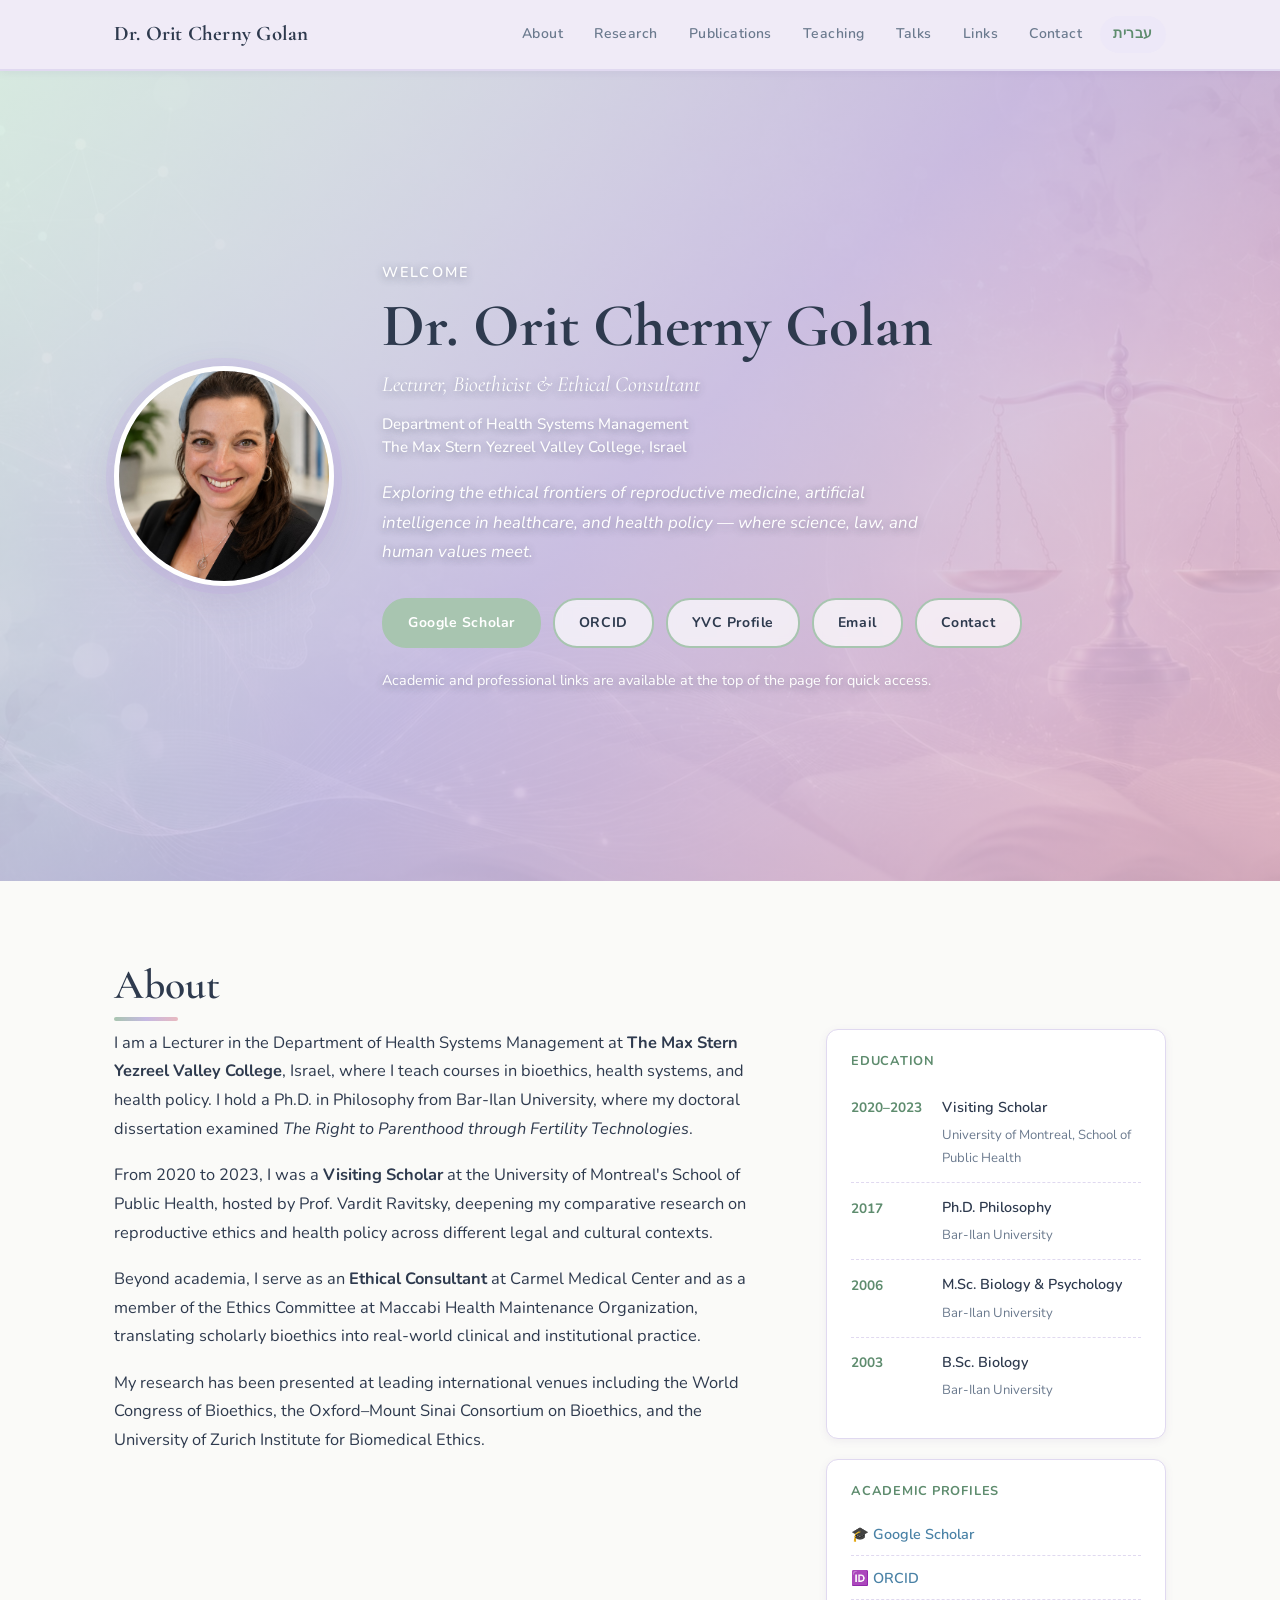
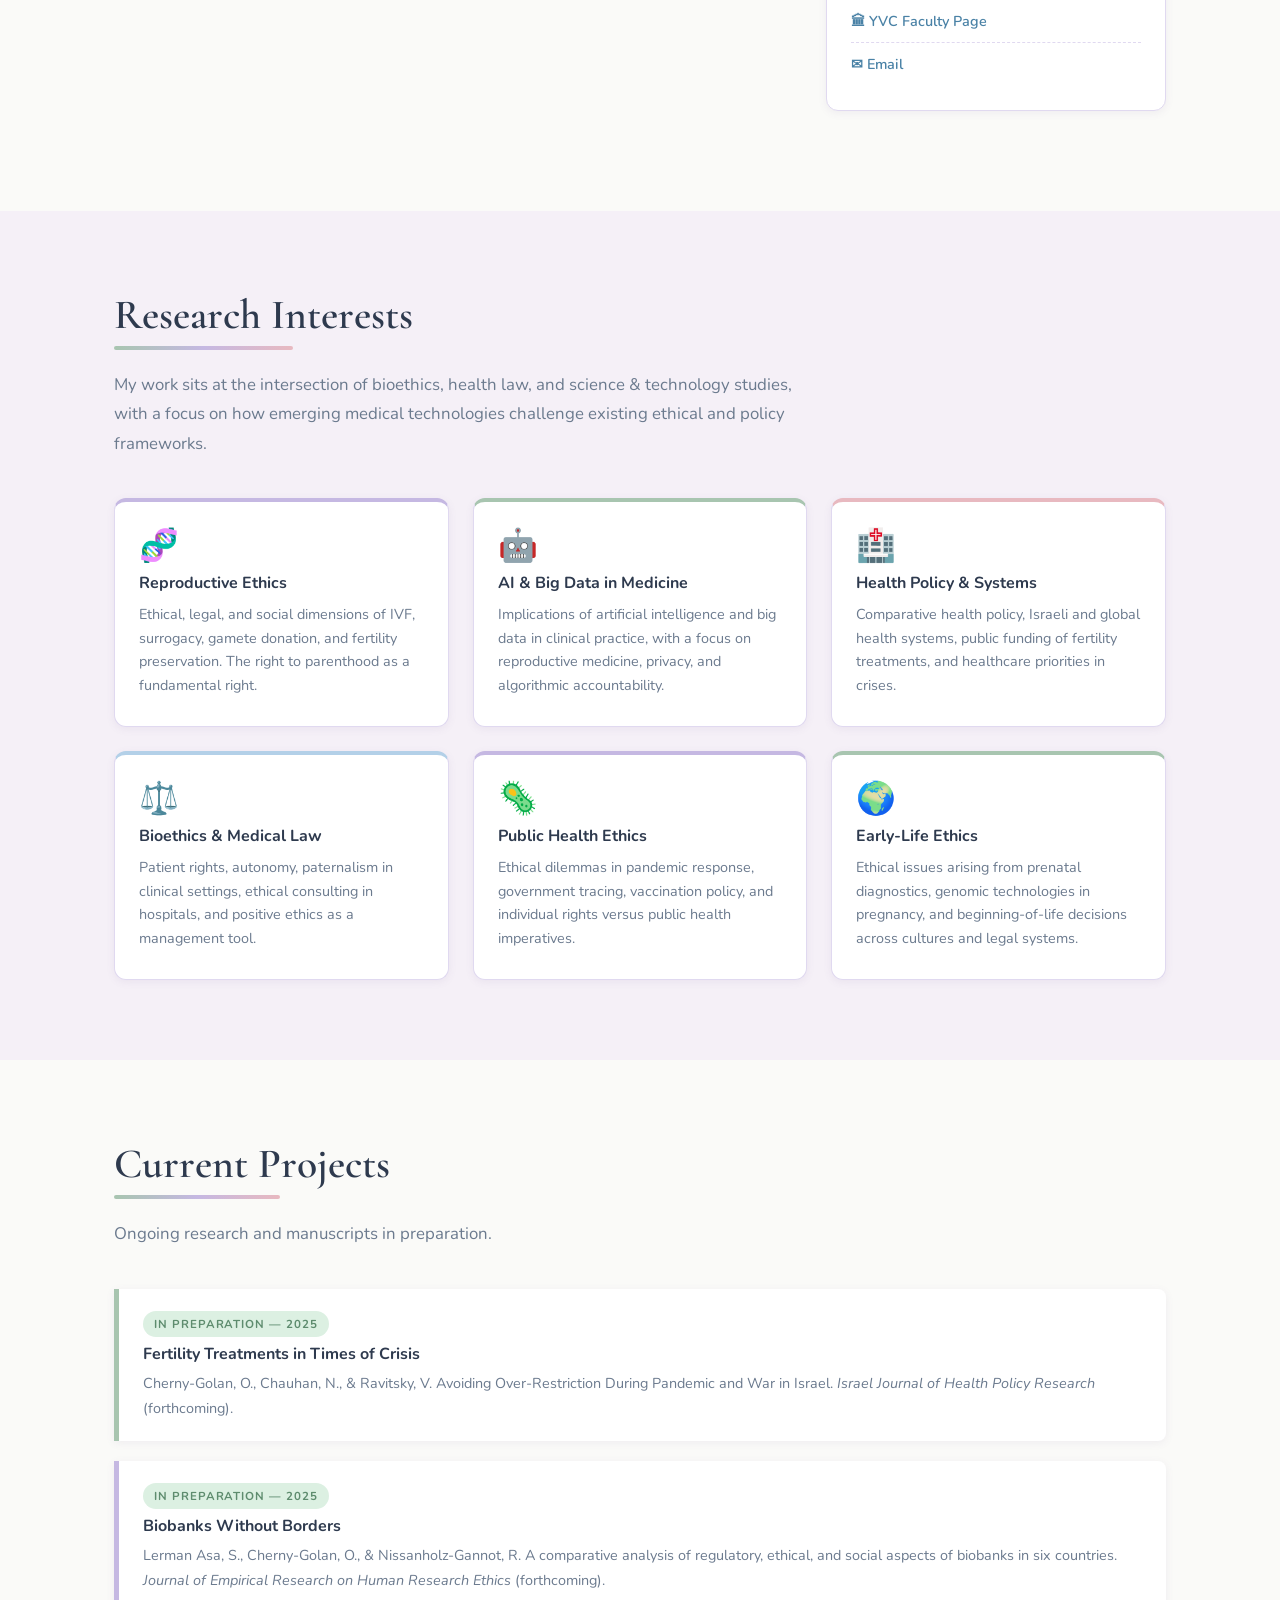
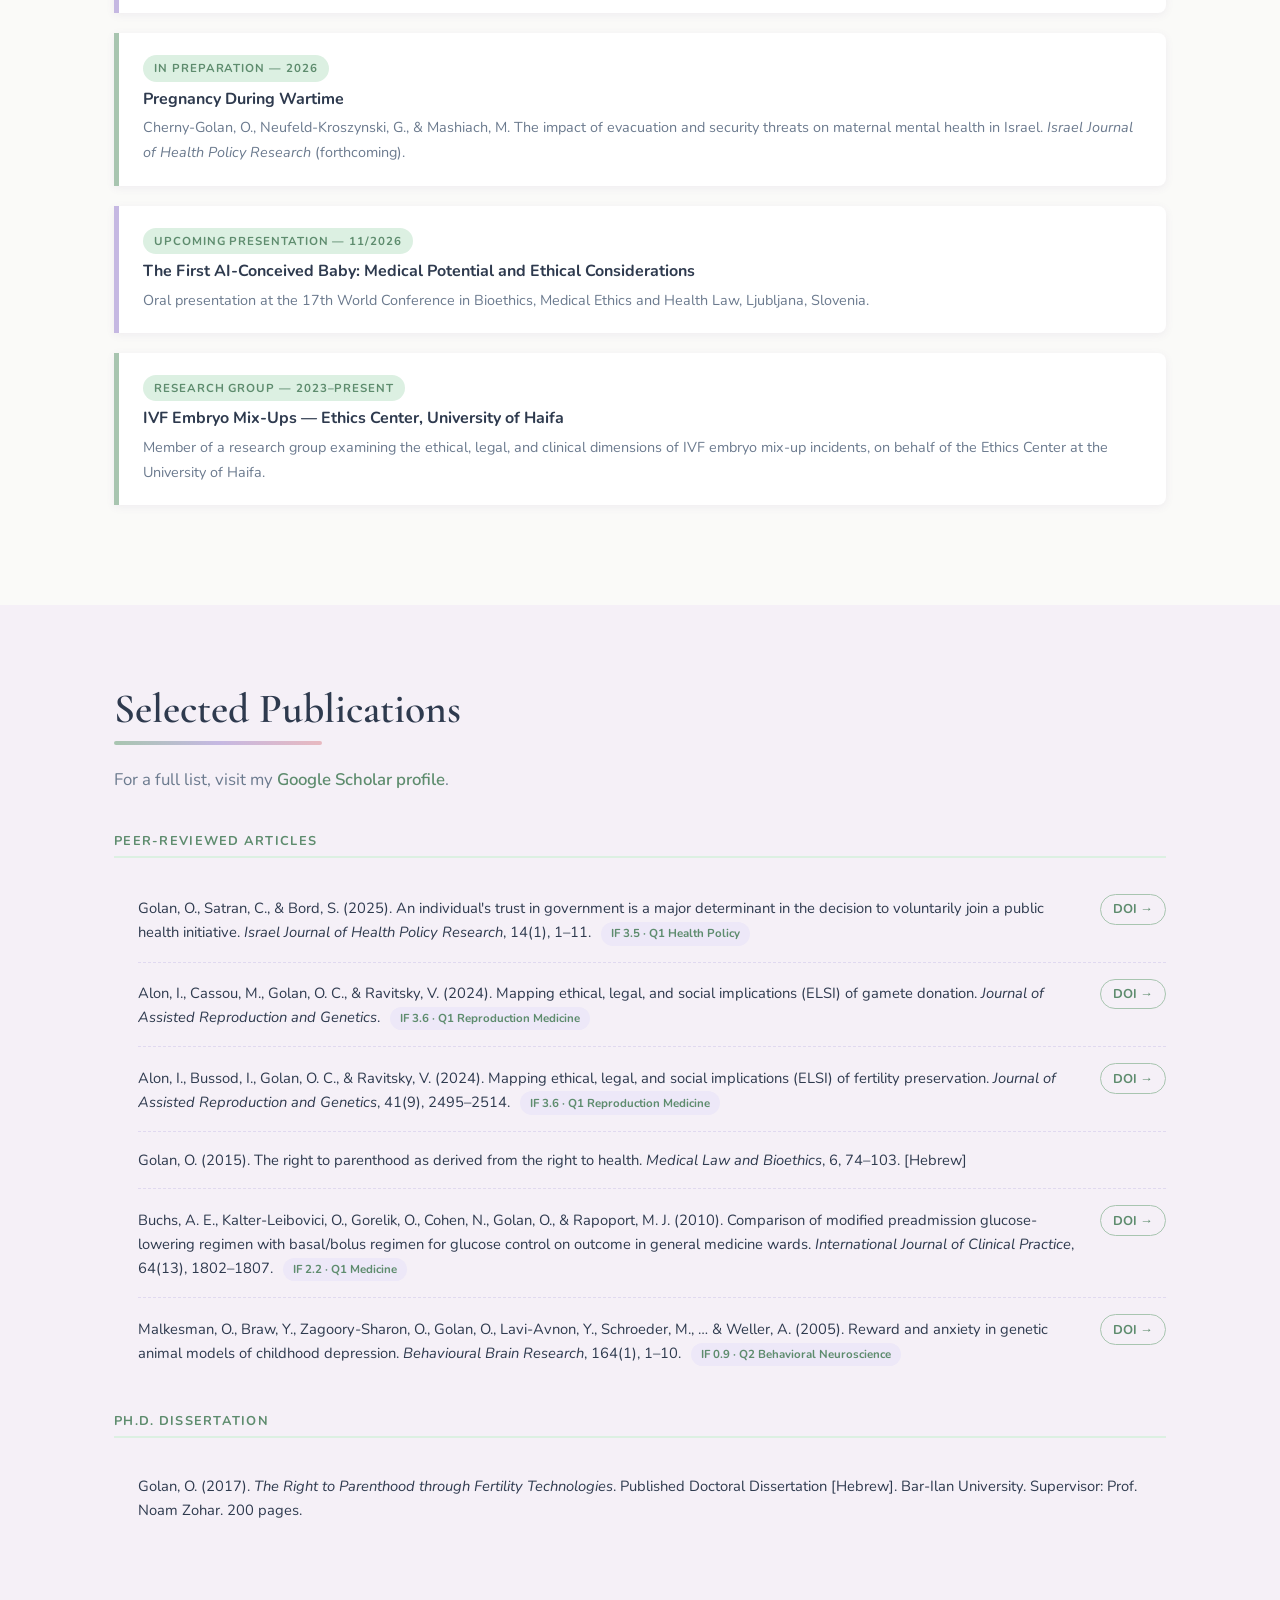
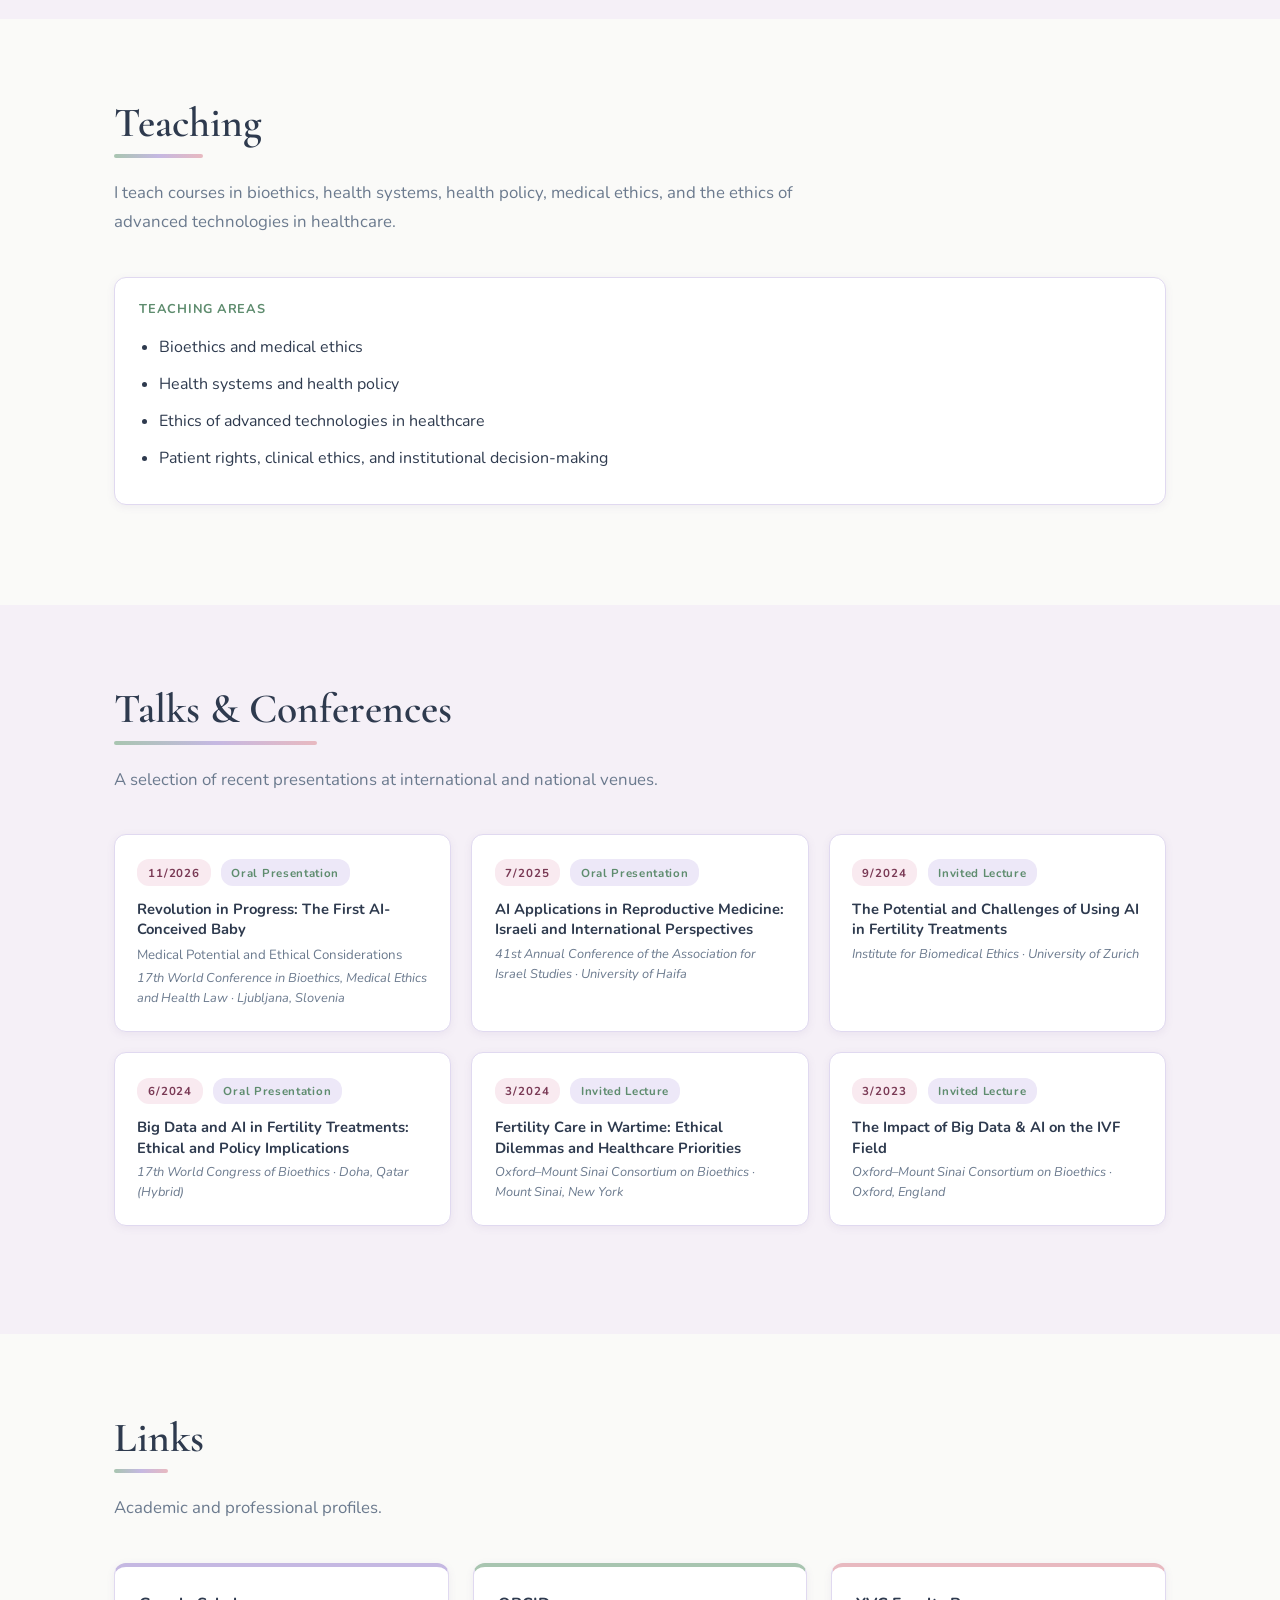
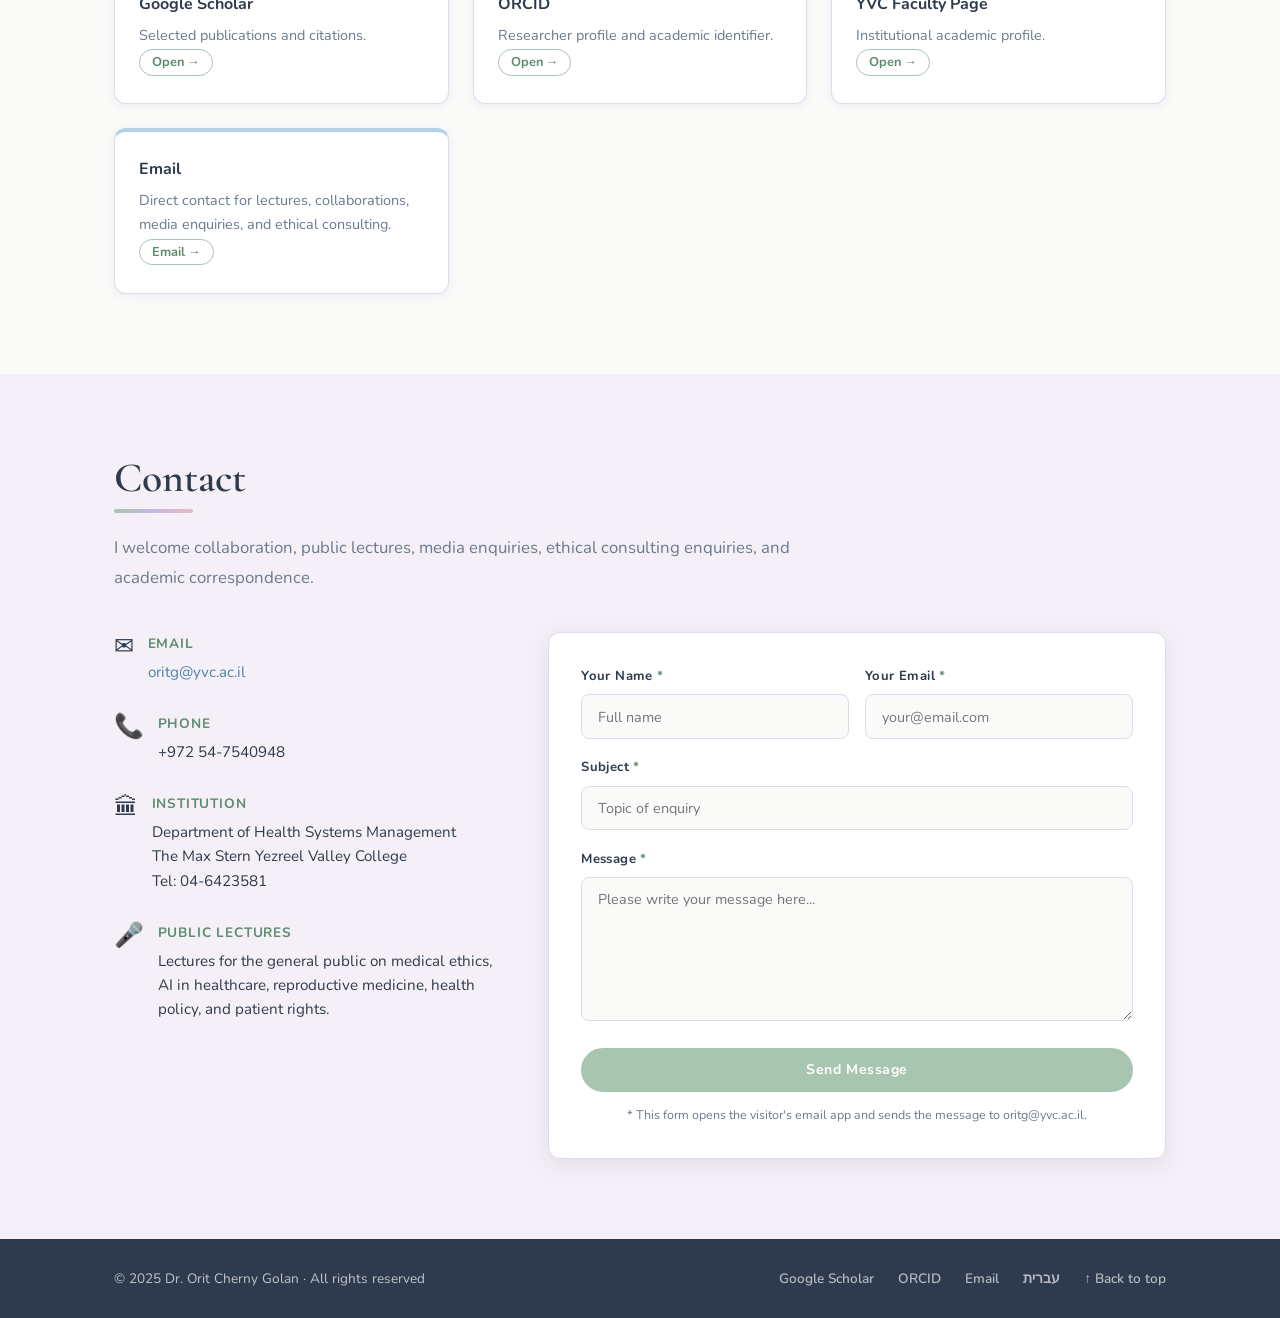
<file: index.html>
<!DOCTYPE html>
<html lang="en">
<head>
  <meta charset="UTF-8" />
  <meta name="viewport" content="width=device-width, initial-scale=1.0" />

  <title>Dr. Orit Cherny Golan | Bioethicist, Lecturer & Ethical Consultant</title>

  <meta name="description"
    content="Dr. Orit Cherny Golan – Lecturer in Health Systems Management, bioethicist, ethical consultant, and researcher specializing in reproductive ethics, AI in medicine, and health policy." />

  <link rel="preconnect" href="https://fonts.googleapis.com" />
  <link rel="preconnect" href="https://fonts.gstatic.com" crossorigin />
  <link href="https://fonts.googleapis.com/css2?family=Cormorant+Garamond:ital,wght@0,400;0,600;0,700;1,400&family=Nunito:wght@300;400;500;600&display=swap" rel="stylesheet" />

  <link rel="stylesheet" href="style.css" />
  <link rel="preload" as="image" href="back_2026.jpg" />

  <style>
    .hero {
      background-image: url('back_2026.jpg');
    }

    .hero-greeting,
    .hero-title {
      color: #ffffff !important;
      text-shadow: 0 2px 8px rgba(46, 58, 78, 0.45);
    }

    .hero-affil,
    .hero-tagline {
      color: #ffffff !important;
      text-shadow: 0 2px 8px rgba(46, 58, 78, 0.45);
      opacity: 1;
    }

    .language-link {
      background-color: var(--clr-lavender-lt);
      color: var(--clr-sage-dark) !important;
      font-weight: 700;
    }

    .top-links-note {
      margin-top: 1.25rem;
      font-size: 0.9rem;
      color: #ffffff;
      text-shadow: 0 2px 8px rgba(46, 58, 78, 0.45);
    }

    .simple-list {
      list-style: disc;
      padding-left: 1.25rem;
      margin-top: 1rem;
    }

    .simple-list li {
      margin-bottom: 0.55rem;
    }
  </style>
</head>

<body>

  <header class="site-header" id="top">
    <div class="container header-inner">

      <a href="#top" class="header-name">Dr. Orit Cherny Golan</a>

      <nav class="main-nav" aria-label="Main navigation">
        <ul>
          <li><a href="#about">About</a></li>
          <li><a href="#research">Research</a></li>
          <li><a href="#publications">Publications</a></li>
          <li><a href="#teaching">Teaching</a></li>
          <li><a href="#talks">Talks</a></li>
          <li><a href="#links">Links</a></li>
          <li><a href="#contact">Contact</a></li>
          <li><a href="he.html" class="language-link">עברית</a></li>
        </ul>
      </nav>

    </div>
  </header>

  <section class="hero" id="hero">
    <div class="hero-overlay"></div>

    <div class="container hero-content">

      <div class="hero-photo-wrap">
        <img
          src="orit-profile-2026.png.jpg?v=2026"
          alt="Portrait of Dr. Orit Cherny Golan"
          class="hero-photo"
        />
      </div>

      <div class="hero-text">
        <p class="hero-greeting">Welcome</p>

        <h1 class="hero-name">Dr. Orit Cherny Golan</h1>

        <p class="hero-title">Lecturer, Bioethicist &amp; Ethical Consultant</p>

        <p class="hero-affil">
          Department of Health Systems Management<br />
          The Max Stern Yezreel Valley College, Israel
        </p>

        <p class="hero-tagline">
          Exploring the ethical frontiers of reproductive medicine,
          artificial intelligence in healthcare, and health policy —
          where science, law, and human values meet.
        </p>

        <div class="hero-links">
          <a href="https://scholar.google.com/citations?user=xFIUFrQAAAAJ&hl=en"
             target="_blank" rel="noopener noreferrer"
             class="btn btn-primary">Google Scholar</a>

          <a href="https://orcid.org/0000-0003-0497-0111"
             target="_blank" rel="noopener noreferrer"
             class="btn btn-outline">ORCID</a>

          <a href="https://yedion.yvc.ac.il/yedion/fireflyweb.aspx?prgname=Show_Teacher_Card&arguments=-N2579,-AE,-N9998"
             target="_blank" rel="noopener noreferrer"
             class="btn btn-outline">YVC Profile</a>

          <a href="mailto:oritg@yvc.ac.il" class="btn btn-outline">Email</a>
          <a href="#contact" class="btn btn-outline">Contact</a>
        </div>

        <p class="top-links-note">
          Academic and professional links are available at the top of the page for quick access.
        </p>
      </div>
    </div>
  </section>

  <section class="section" id="about">
    <div class="container">
      <h2 class="section-title">About</h2>

      <div class="about-grid">

        <div class="about-text">
          <p>
            I am a Lecturer in the Department of Health Systems Management at
            <strong>The Max Stern Yezreel Valley College</strong>, Israel, where I teach courses
            in bioethics, health systems, and health policy. I hold a Ph.D. in Philosophy
            from Bar-Ilan University, where my doctoral dissertation examined
            <em>The Right to Parenthood through Fertility Technologies</em>.
          </p>

          <p>
            From 2020 to 2023, I was a <strong>Visiting Scholar</strong> at the
            University of Montreal's School of Public Health, hosted by
            Prof. Vardit Ravitsky, deepening my comparative research on reproductive
            ethics and health policy across different legal and cultural contexts.
          </p>

          <p>
            Beyond academia, I serve as an <strong>Ethical Consultant</strong> at
            Carmel Medical Center and as a member of the Ethics Committee at
            Maccabi Health Maintenance Organization, translating scholarly bioethics
            into real-world clinical and institutional practice.
          </p>

          <p>
            My research has been presented at leading international venues including
            the World Congress of Bioethics, the Oxford–Mount Sinai Consortium on Bioethics,
            and the University of Zurich Institute for Biomedical Ethics.
          </p>
        </div>

        <div class="about-sidebar">

          <div class="card">
            <h3 class="card-title">Education</h3>

            <ul class="edu-list">
              <li>
                <span class="edu-year">2020–2023</span>
                <span class="edu-deg">Visiting Scholar</span>
                <span class="edu-inst">University of Montreal, School of Public Health</span>
              </li>

              <li>
                <span class="edu-year">2017</span>
                <span class="edu-deg">Ph.D. Philosophy</span>
                <span class="edu-inst">Bar-Ilan University</span>
              </li>

              <li>
                <span class="edu-year">2006</span>
                <span class="edu-deg">M.Sc. Biology &amp; Psychology</span>
                <span class="edu-inst">Bar-Ilan University</span>
              </li>

              <li>
                <span class="edu-year">2003</span>
                <span class="edu-deg">B.Sc. Biology</span>
                <span class="edu-inst">Bar-Ilan University</span>
              </li>
            </ul>
          </div>

          <div class="card">
            <h3 class="card-title">Academic Profiles</h3>

            <ul class="profile-links">
              <li>
                <a href="https://scholar.google.com/citations?user=xFIUFrQAAAAJ&hl=en"
                   target="_blank" rel="noopener noreferrer">🎓 Google Scholar</a>
              </li>
              <li>
                <a href="https://orcid.org/0000-0003-0497-0111"
                   target="_blank" rel="noopener noreferrer">🆔 ORCID</a>
              </li>
              <li>
                <a href="https://yedion.yvc.ac.il/yedion/fireflyweb.aspx?prgname=Show_Teacher_Card&arguments=-N2579,-AE,-N9998"
                   target="_blank" rel="noopener noreferrer">🏛 YVC Faculty Page</a>
              </li>
              <li>
                <a href="mailto:oritg@yvc.ac.il">✉ Email</a>
              </li>
            </ul>
          </div>

        </div>
      </div>
    </div>
  </section>

  <section class="section section-alt" id="research">
    <div class="container">
      <h2 class="section-title">Research Interests</h2>

      <p class="section-lead">
        My work sits at the intersection of bioethics, health law, and science &amp; technology studies,
        with a focus on how emerging medical technologies challenge existing ethical and policy frameworks.
      </p>

      <div class="interests-grid">

        <div class="interest-card">
          <div class="interest-icon">🧬</div>
          <h3>Reproductive Ethics</h3>
          <p>
            Ethical, legal, and social dimensions of IVF, surrogacy, gamete donation,
            and fertility preservation. The right to parenthood as a fundamental right.
          </p>
        </div>

        <div class="interest-card">
          <div class="interest-icon">🤖</div>
          <h3>AI &amp; Big Data in Medicine</h3>
          <p>
            Implications of artificial intelligence and big data in clinical practice,
            with a focus on reproductive medicine, privacy, and algorithmic accountability.
          </p>
        </div>

        <div class="interest-card">
          <div class="interest-icon">🏥</div>
          <h3>Health Policy &amp; Systems</h3>
          <p>
            Comparative health policy, Israeli and global health systems,
            public funding of fertility treatments, and healthcare priorities in crises.
          </p>
        </div>

        <div class="interest-card">
          <div class="interest-icon">⚖️</div>
          <h3>Bioethics &amp; Medical Law</h3>
          <p>
            Patient rights, autonomy, paternalism in clinical settings,
            ethical consulting in hospitals, and positive ethics as a management tool.
          </p>
        </div>

        <div class="interest-card">
          <div class="interest-icon">🦠</div>
          <h3>Public Health Ethics</h3>
          <p>
            Ethical dilemmas in pandemic response, government tracing, vaccination policy,
            and individual rights versus public health imperatives.
          </p>
        </div>

        <div class="interest-card">
          <div class="interest-icon">🌍</div>
          <h3>Early-Life Ethics</h3>
          <p>
            Ethical issues arising from prenatal diagnostics, genomic technologies
            in pregnancy, and beginning-of-life decisions across cultures and legal systems.
          </p>
        </div>

      </div>
    </div>
  </section>

  <section class="section" id="projects">
    <div class="container">
      <h2 class="section-title">Current Projects</h2>

      <p class="section-lead">
        Ongoing research and manuscripts in preparation.
      </p>

      <div class="project-item">
        <span class="project-tag">In Preparation — 2025</span>
        <h3>Fertility Treatments in Times of Crisis</h3>
        <p>
          Cherny-Golan, O., Chauhan, N., &amp; Ravitsky, V.
          Avoiding Over-Restriction During Pandemic and War in Israel.
          <em>Israel Journal of Health Policy Research</em> (forthcoming).
        </p>
      </div>

      <div class="project-item">
        <span class="project-tag">In Preparation — 2025</span>
        <h3>Biobanks Without Borders</h3>
        <p>
          Lerman Asa, S., Cherny-Golan, O., &amp; Nissanholz-Gannot, R.
          A comparative analysis of regulatory, ethical, and social aspects of biobanks
          in six countries.
          <em>Journal of Empirical Research on Human Research Ethics</em> (forthcoming).
        </p>
      </div>

      <div class="project-item">
        <span class="project-tag">In Preparation — 2026</span>
        <h3>Pregnancy During Wartime</h3>
        <p>
          Cherny-Golan, O., Neufeld-Kroszynski, G., &amp; Mashiach, M.
          The impact of evacuation and security threats on maternal mental health in Israel.
          <em>Israel Journal of Health Policy Research</em> (forthcoming).
        </p>
      </div>

      <div class="project-item">
        <span class="project-tag">Upcoming Presentation — 11/2026</span>
        <h3>The First AI-Conceived Baby: Medical Potential and Ethical Considerations</h3>
        <p>
          Oral presentation at the 17th World Conference in Bioethics, Medical Ethics
          and Health Law, Ljubljana, Slovenia.
        </p>
      </div>

      <div class="project-item">
        <span class="project-tag">Research Group — 2023–Present</span>
        <h3>IVF Embryo Mix-Ups — Ethics Center, University of Haifa</h3>
        <p>
          Member of a research group examining the ethical, legal, and clinical
          dimensions of IVF embryo mix-up incidents, on behalf of the Ethics Center
          at the University of Haifa.
        </p>
      </div>

    </div>
  </section>

  <section class="section section-alt" id="publications">
    <div class="container">
      <h2 class="section-title">Selected Publications</h2>

      <p class="section-lead">
        For a full list, visit my
        <a href="https://scholar.google.com/citations?user=xFIUFrQAAAAJ&hl=en"
           target="_blank" rel="noopener noreferrer">Google Scholar profile</a>.
      </p>

      <h3 class="pub-category">Peer-Reviewed Articles</h3>

      <ol class="pub-list">

        <li class="pub-item">
          <p class="pub-ref">
            Golan, O., Satran, C., &amp; Bord, S. (2025). An individual's trust in government
            is a major determinant in the decision to voluntarily join a public health initiative.
            <em>Israel Journal of Health Policy Research</em>, 14(1), 1–11.
            <span class="pub-meta">IF 3.5 · Q1 Health Policy</span>
          </p>
          <a href="https://doi.org/10.1186/s13584-025-00671-x"
             target="_blank" rel="noopener noreferrer" class="pub-doi">DOI →</a>
        </li>

        <li class="pub-item">
          <p class="pub-ref">
            Alon, I., Cassou, M., Golan, O. C., &amp; Ravitsky, V. (2024). Mapping ethical,
            legal, and social implications (ELSI) of gamete donation.
            <em>Journal of Assisted Reproduction and Genetics</em>.
            <span class="pub-meta">IF 3.6 · Q1 Reproduction Medicine</span>
          </p>
          <a href="https://doi.org/10.1007/s10815-024-03229-z"
             target="_blank" rel="noopener noreferrer" class="pub-doi">DOI →</a>
        </li>

        <li class="pub-item">
          <p class="pub-ref">
            Alon, I., Bussod, I., Golan, O. C., &amp; Ravitsky, V. (2024). Mapping ethical,
            legal, and social implications (ELSI) of fertility preservation.
            <em>Journal of Assisted Reproduction and Genetics</em>, 41(9), 2495–2514.
            <span class="pub-meta">IF 3.6 · Q1 Reproduction Medicine</span>
          </p>
          <a href="https://doi.org/10.1007/s10815-024-03210-w"
             target="_blank" rel="noopener noreferrer" class="pub-doi">DOI →</a>
        </li>

        <li class="pub-item">
          <p class="pub-ref">
            Golan, O. (2015). The right to parenthood as derived from the right to health.
            <em>Medical Law and Bioethics</em>, 6, 74–103. [Hebrew]
          </p>
        </li>

        <li class="pub-item">
          <p class="pub-ref">
            Buchs, A. E., Kalter-Leibovici, O., Gorelik, O., Cohen, N., Golan, O.,
            &amp; Rapoport, M. J. (2010). Comparison of modified preadmission glucose-lowering
            regimen with basal/bolus regimen for glucose control on outcome in general medicine wards.
            <em>International Journal of Clinical Practice</em>, 64(13), 1802–1807.
            <span class="pub-meta">IF 2.2 · Q1 Medicine</span>
          </p>
          <a href="https://doi.org/10.1111/j.1742-1241.2010.02384.x"
             target="_blank" rel="noopener noreferrer" class="pub-doi">DOI →</a>
        </li>

        <li class="pub-item">
          <p class="pub-ref">
            Malkesman, O., Braw, Y., Zagoory-Sharon, O., Golan, O., Lavi-Avnon, Y.,
            Schroeder, M., … &amp; Weller, A. (2005). Reward and anxiety in genetic animal
            models of childhood depression.
            <em>Behavioural Brain Research</em>, 164(1), 1–10.
            <span class="pub-meta">IF 0.9 · Q2 Behavioral Neuroscience</span>
          </p>
          <a href="https://doi.org/10.1016/j.bbr.2005.04.023"
             target="_blank" rel="noopener noreferrer" class="pub-doi">DOI →</a>
        </li>

      </ol>

      <h3 class="pub-category">Ph.D. Dissertation</h3>

      <ol class="pub-list">
        <li class="pub-item">
          <p class="pub-ref">
            Golan, O. (2017). <em>The Right to Parenthood through Fertility Technologies</em>.
            Published Doctoral Dissertation [Hebrew]. Bar-Ilan University.
            Supervisor: Prof. Noam Zohar. 200 pages.
          </p>
        </li>
      </ol>

    </div>
  </section>

  <section class="section" id="teaching">
    <div class="container">
      <h2 class="section-title">Teaching</h2>

      <p class="section-lead">
        I teach courses in bioethics, health systems, health policy, medical ethics,
        and the ethics of advanced technologies in healthcare.
      </p>

      <div class="card">
        <h3 class="card-title">Teaching Areas</h3>
        <ul class="simple-list">
          <li>Bioethics and medical ethics</li>
          <li>Health systems and health policy</li>
          <li>Ethics of advanced technologies in healthcare</li>
          <li>Patient rights, clinical ethics, and institutional decision-making</li>
        </ul>
      </div>

    </div>
  </section>

  <section class="section section-alt" id="talks">
    <div class="container">
      <h2 class="section-title">Talks &amp; Conferences</h2>

      <p class="section-lead">
        A selection of recent presentations at international and national venues.
      </p>

      <div class="talks-grid">

        <div class="talk-item">
          <span class="talk-date">11/2026</span>
          <span class="talk-role">Oral Presentation</span>
          <h3>Revolution in Progress: The First AI-Conceived Baby</h3>
          <p>Medical Potential and Ethical Considerations</p>
          <p class="talk-venue">17th World Conference in Bioethics, Medical Ethics and Health Law · Ljubljana, Slovenia</p>
        </div>

        <div class="talk-item">
          <span class="talk-date">7/2025</span>
          <span class="talk-role">Oral Presentation</span>
          <h3>AI Applications in Reproductive Medicine: Israeli and International Perspectives</h3>
          <p class="talk-venue">41st Annual Conference of the Association for Israel Studies · University of Haifa</p>
        </div>

        <div class="talk-item">
          <span class="talk-date">9/2024</span>
          <span class="talk-role">Invited Lecture</span>
          <h3>The Potential and Challenges of Using AI in Fertility Treatments</h3>
          <p class="talk-venue">Institute for Biomedical Ethics · University of Zurich</p>
        </div>

        <div class="talk-item">
          <span class="talk-date">6/2024</span>
          <span class="talk-role">Oral Presentation</span>
          <h3>Big Data and AI in Fertility Treatments: Ethical and Policy Implications</h3>
          <p class="talk-venue">17th World Congress of Bioethics · Doha, Qatar (Hybrid)</p>
        </div>

        <div class="talk-item">
          <span class="talk-date">3/2024</span>
          <span class="talk-role">Invited Lecture</span>
          <h3>Fertility Care in Wartime: Ethical Dilemmas and Healthcare Priorities</h3>
          <p class="talk-venue">Oxford–Mount Sinai Consortium on Bioethics · Mount Sinai, New York</p>
        </div>

        <div class="talk-item">
          <span class="talk-date">3/2023</span>
          <span class="talk-role">Invited Lecture</span>
          <h3>The Impact of Big Data &amp; AI on the IVF Field</h3>
          <p class="talk-venue">Oxford–Mount Sinai Consortium on Bioethics · Oxford, England</p>
        </div>

      </div>

    </div>
  </section>

  <section class="section" id="links">
    <div class="container">
      <h2 class="section-title">Links</h2>

      <p class="section-lead">
        Academic and professional profiles.
      </p>

      <div class="interests-grid">
        <div class="interest-card">
          <h3>Google Scholar</h3>
          <p>Selected publications and citations.</p>
          <a href="https://scholar.google.com/citations?user=xFIUFrQAAAAJ&hl=en"
             target="_blank" rel="noopener noreferrer" class="pub-doi">Open →</a>
        </div>

        <div class="interest-card">
          <h3>ORCID</h3>
          <p>Researcher profile and academic identifier.</p>
          <a href="https://orcid.org/0000-0003-0497-0111"
             target="_blank" rel="noopener noreferrer" class="pub-doi">Open →</a>
        </div>

        <div class="interest-card">
          <h3>YVC Faculty Page</h3>
          <p>Institutional academic profile.</p>
          <a href="https://yedion.yvc.ac.il/yedion/fireflyweb.aspx?prgname=Show_Teacher_Card&arguments=-N2579,-AE,-N9998"
             target="_blank" rel="noopener noreferrer" class="pub-doi">Open →</a>
        </div>

        <div class="interest-card">
          <h3>Email</h3>
          <p>Direct contact for lectures, collaborations, media enquiries, and ethical consulting.</p>
          <a href="mailto:oritg@yvc.ac.il" class="pub-doi">Email →</a>
        </div>
      </div>

    </div>
  </section>

  <section class="section section-alt" id="contact">
    <div class="container">
      <h2 class="section-title">Contact</h2>

      <p class="section-lead">
        I welcome collaboration, public lectures, media enquiries, ethical consulting enquiries,
        and academic correspondence.
      </p>

      <div class="contact-grid">

        <div class="contact-info">

          <div class="contact-block">
            <span class="contact-icon">✉</span>
            <div>
              <strong>Email</strong>
              <p><a href="mailto:oritg@yvc.ac.il">oritg@yvc.ac.il</a></p>
            </div>
          </div>

          <div class="contact-block">
            <span class="contact-icon">📞</span>
            <div>
              <strong>Phone</strong>
              <p>+972 54-7540948</p>
            </div>
          </div>

          <div class="contact-block">
            <span class="contact-icon">🏛</span>
            <div>
              <strong>Institution</strong>
              <p>
                Department of Health Systems Management<br />
                The Max Stern Yezreel Valley College<br />
                Tel: 04-6423581
              </p>
            </div>
          </div>

          <div class="contact-block">
            <span class="contact-icon">🎤</span>
            <div>
              <strong>Public Lectures</strong>
              <p>
                Lectures for the general public on medical ethics, AI in healthcare,
                reproductive medicine, health policy, and patient rights.
              </p>
            </div>
          </div>

        </div>

        <div class="contact-form-wrap">
          <form
            class="contact-form"
            action="mailto:oritg@yvc.ac.il"
            method="POST"
            enctype="text/plain"
          >
            <div class="form-row">
              <div class="form-group">
                <label for="name">Your Name <span class="req">*</span></label>
                <input type="text" id="name" name="Name" placeholder="Full name" required />
              </div>

              <div class="form-group">
                <label for="email">Your Email <span class="req">*</span></label>
                <input type="email" id="email" name="Email" placeholder="your@email.com" required />
              </div>
            </div>

            <div class="form-group">
              <label for="subject">Subject <span class="req">*</span></label>
              <input type="text" id="subject" name="Subject" placeholder="Topic of enquiry" required />
            </div>

            <div class="form-group">
              <label for="message">Message <span class="req">*</span></label>
              <textarea id="message" name="Message" rows="6"
                        placeholder="Please write your message here..." required></textarea>
            </div>

            <button type="submit" class="btn btn-primary btn-full">Send Message</button>

            <p class="form-note">
              * This form opens the visitor's email app and sends the message to oritg@yvc.ac.il.
            </p>
          </form>
        </div>

      </div>
    </div>
  </section>

  <footer class="site-footer">
    <div class="container footer-inner">

      <p class="footer-copy">
        &copy; <span id="year">2025</span> Dr. Orit Cherny Golan · All rights reserved
      </p>

      <div class="footer-links">
        <a href="https://scholar.google.com/citations?user=xFIUFrQAAAAJ&hl=en"
           target="_blank" rel="noopener noreferrer">Google Scholar</a>
        <a href="https://orcid.org/0000-0003-0497-0111"
           target="_blank" rel="noopener noreferrer">ORCID</a>
        <a href="mailto:oritg@yvc.ac.il">Email</a>
        <a href="he.html">עברית</a>
        <a href="#top">↑ Back to top</a>
      </div>

    </div>
  </footer>

</body>
</html>
</file>
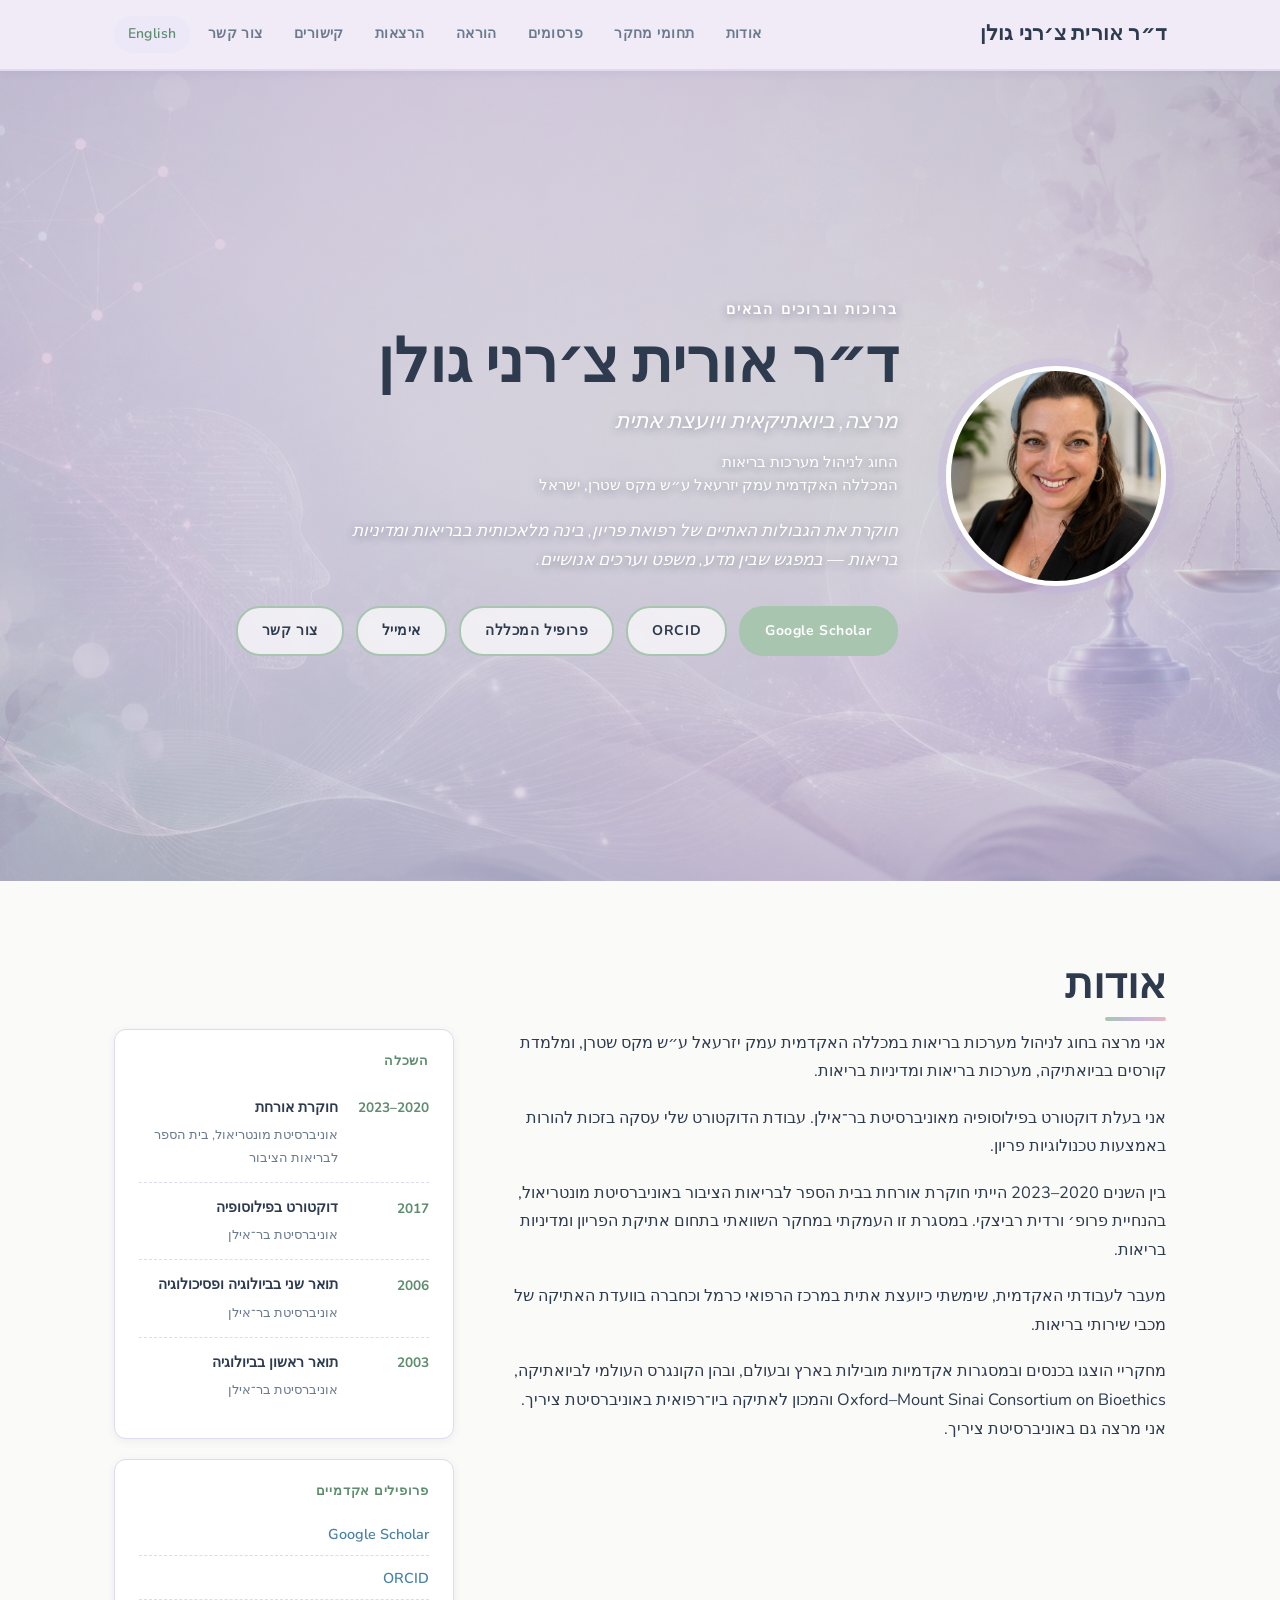
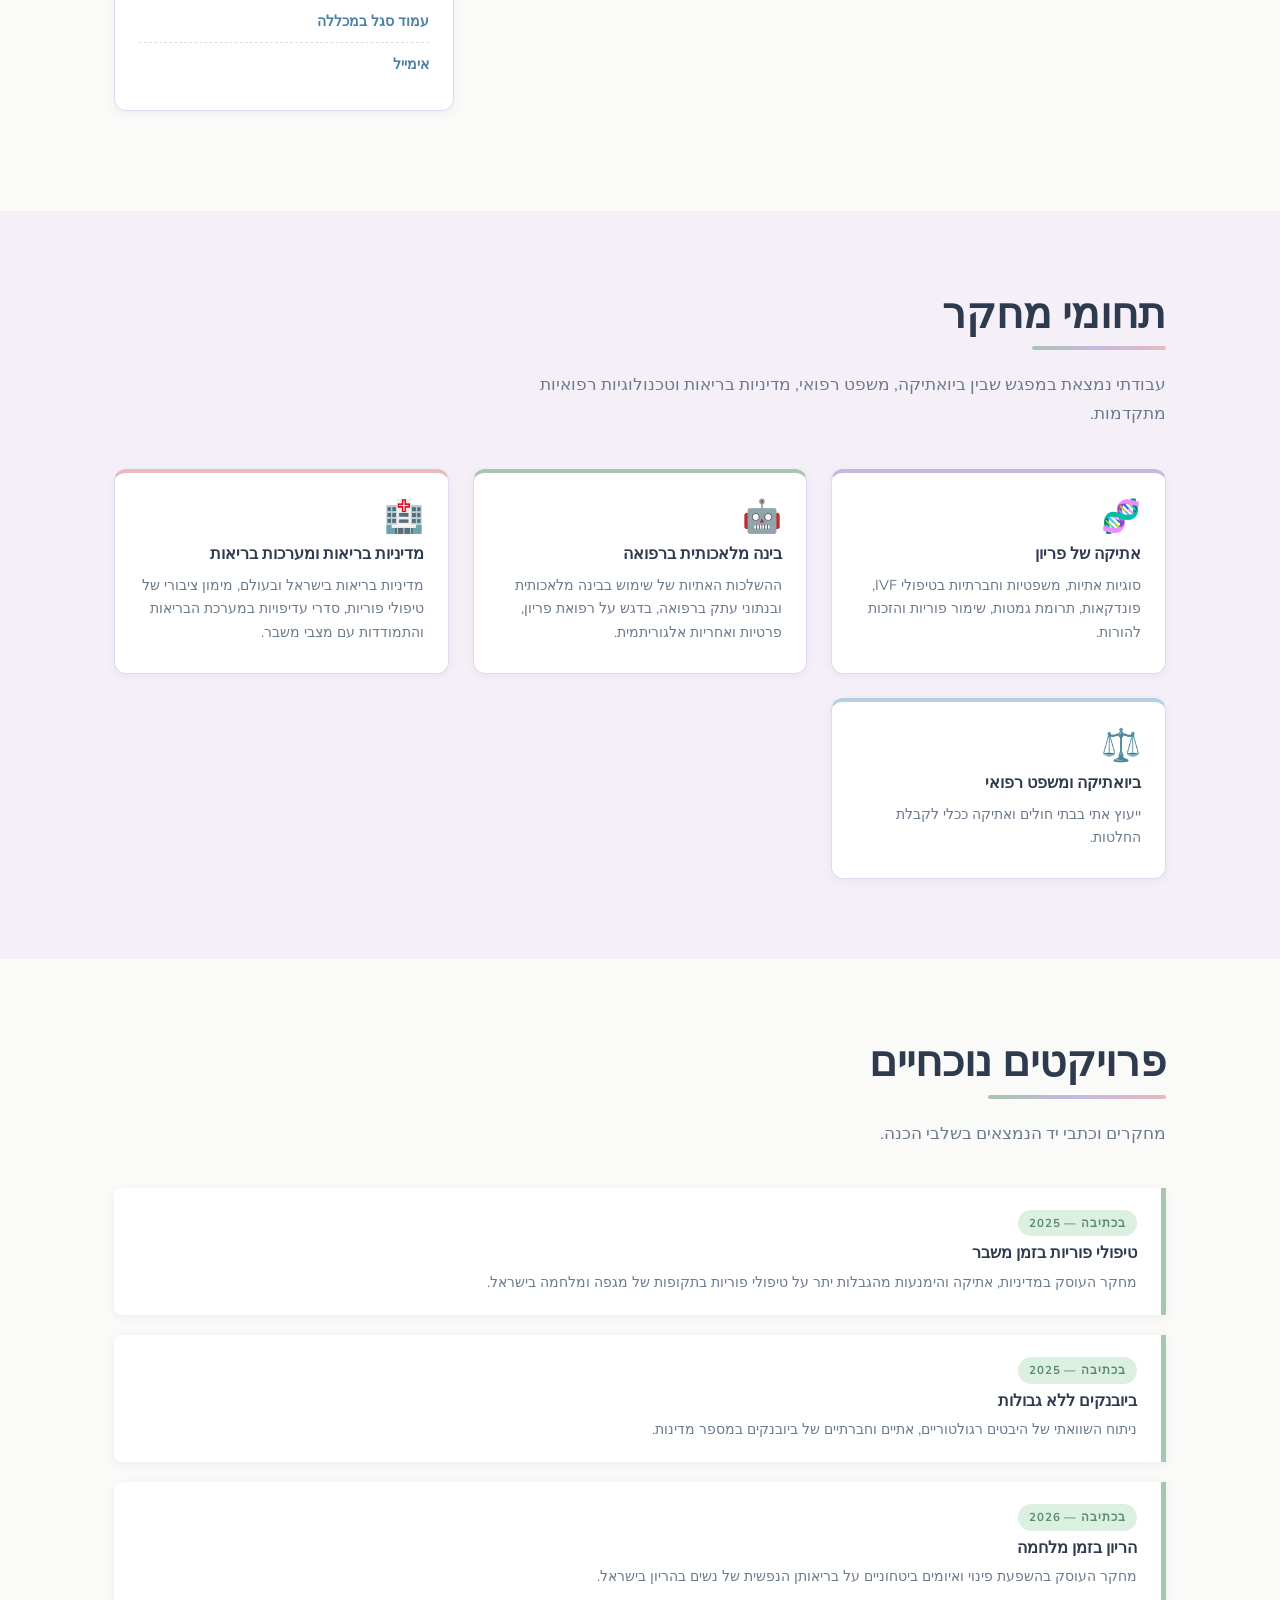
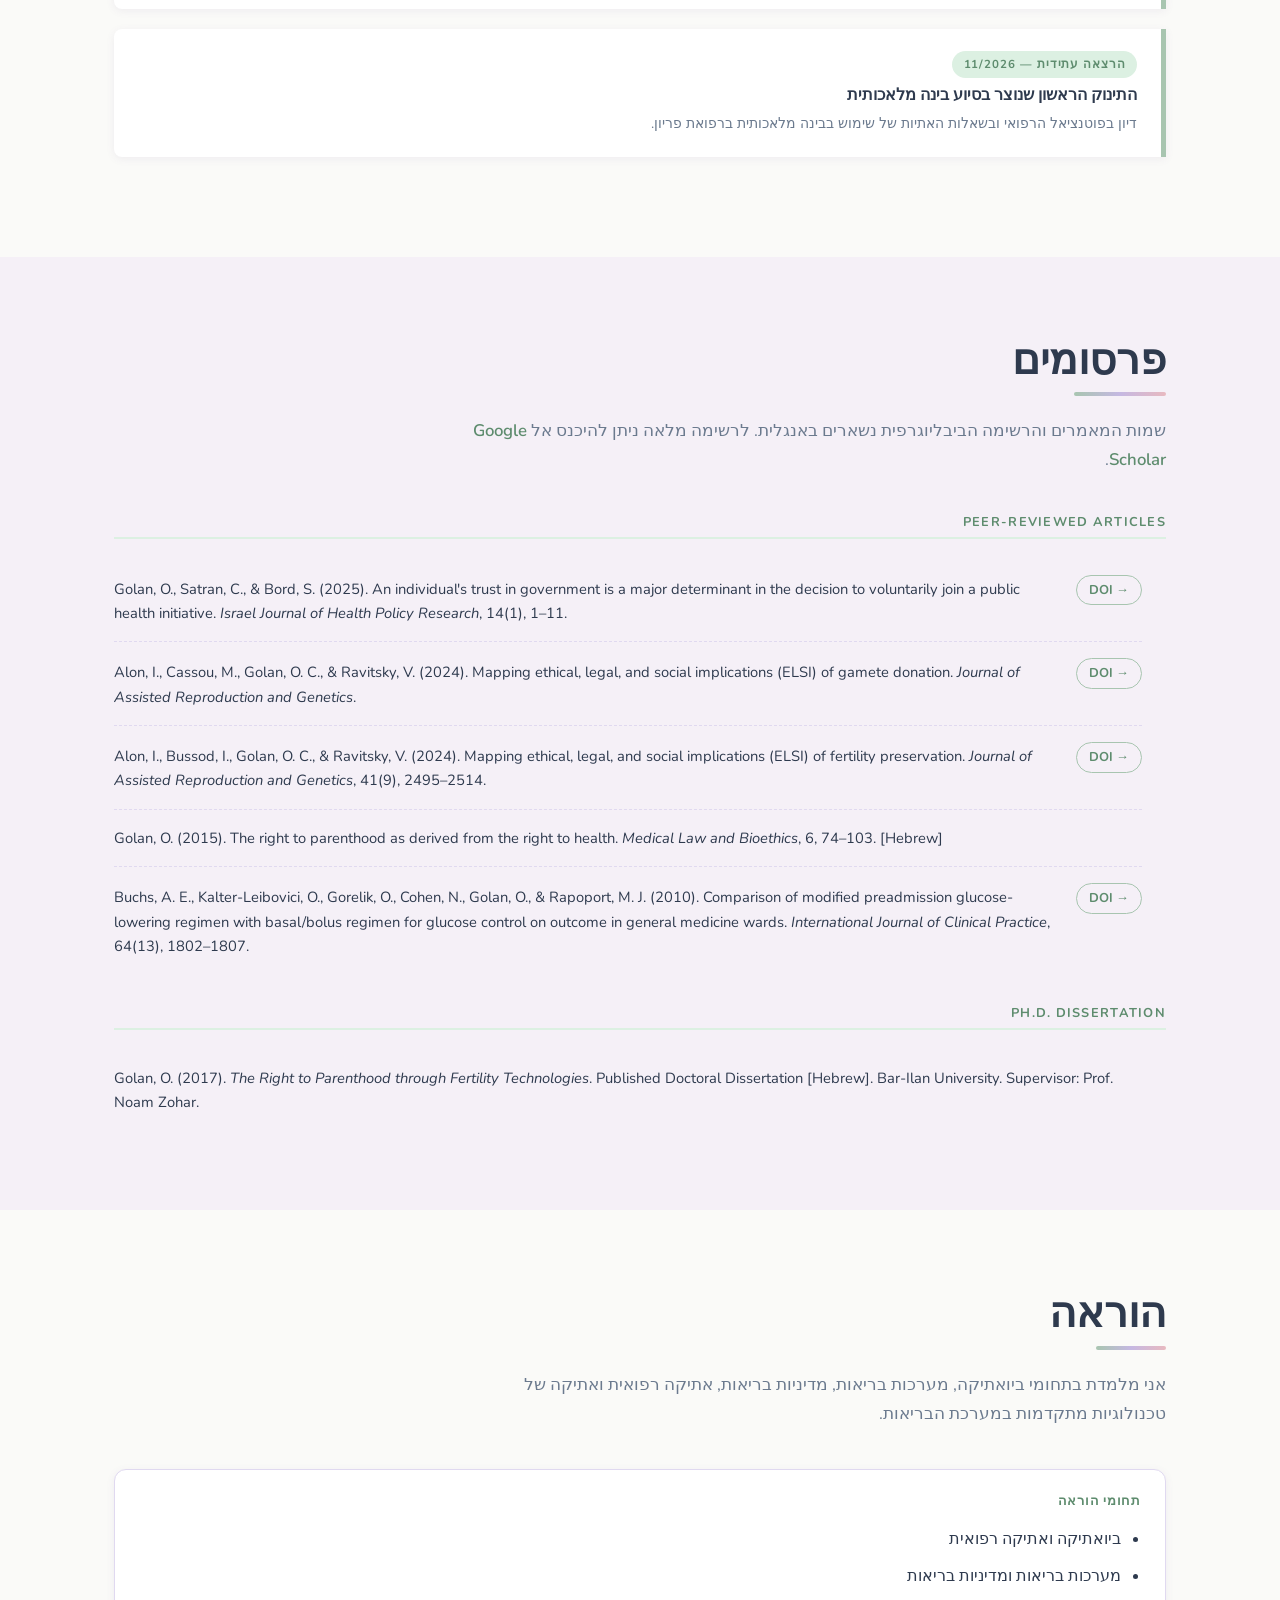
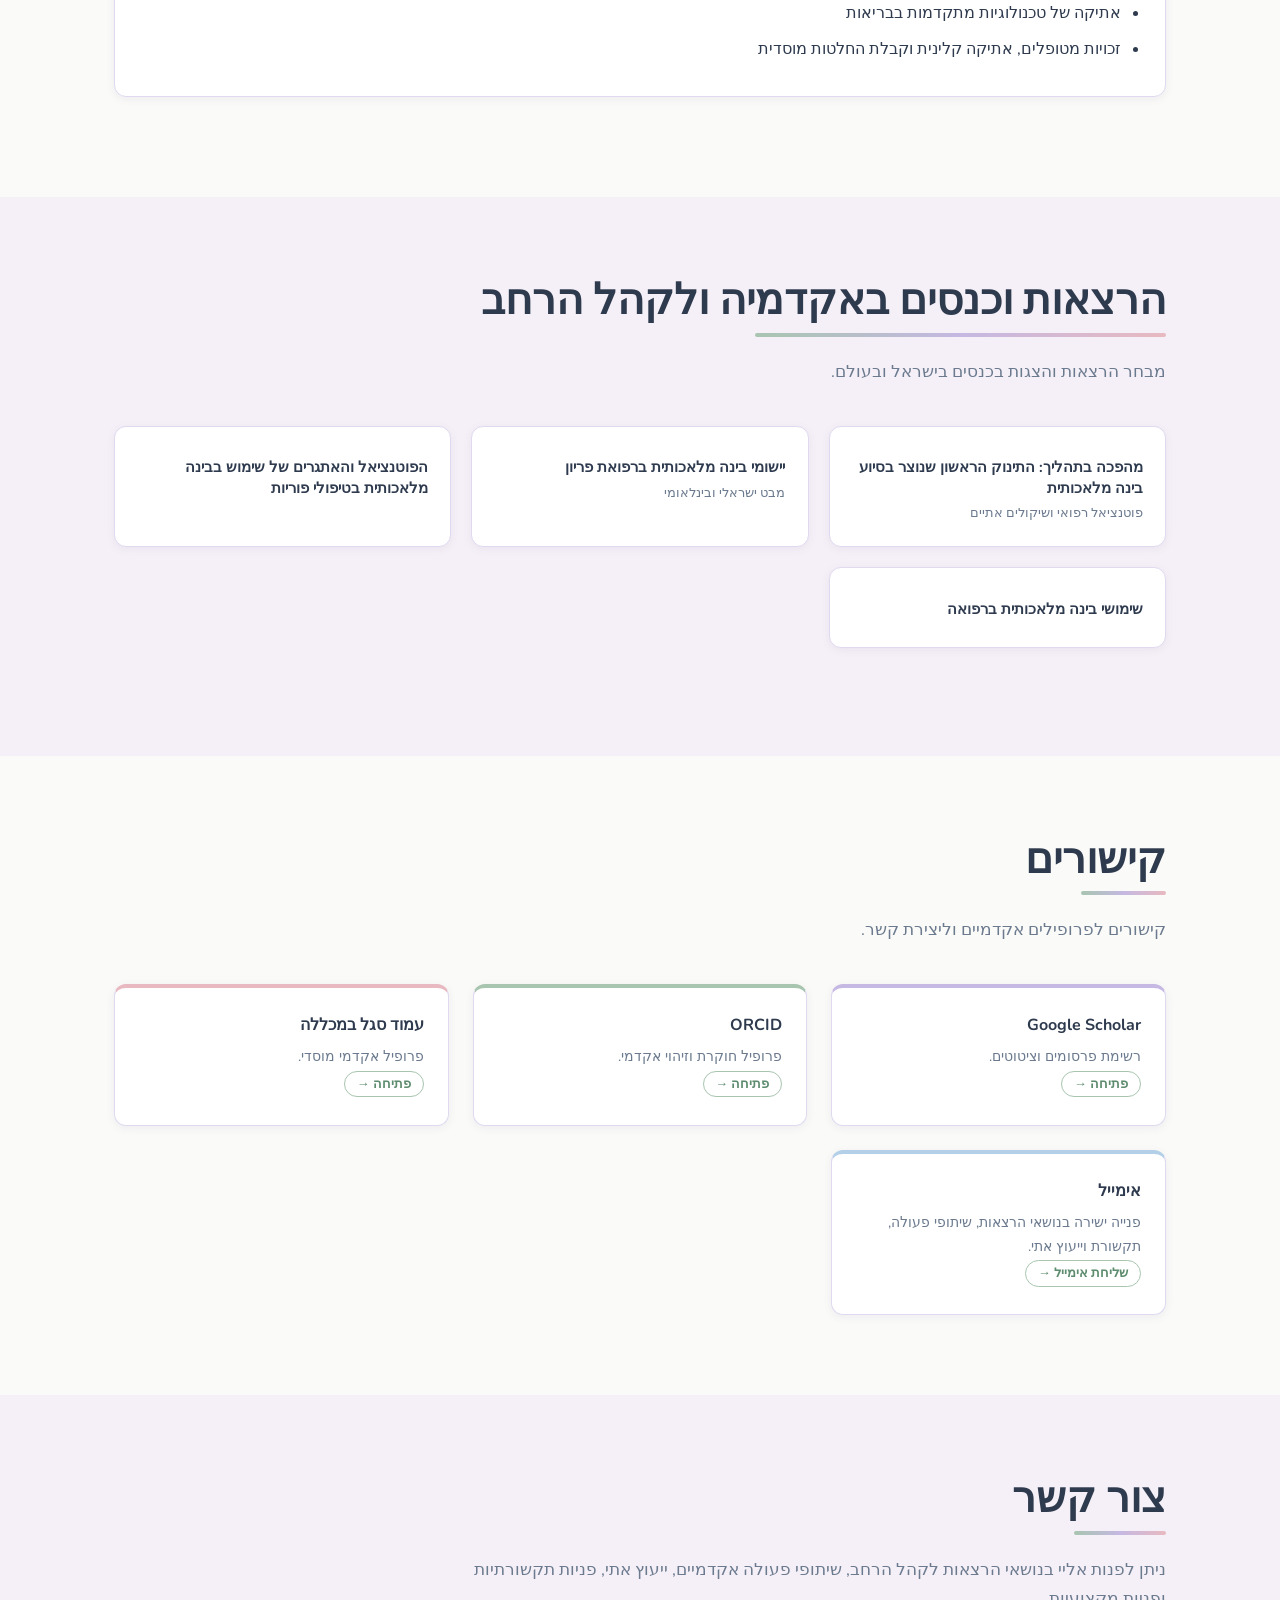
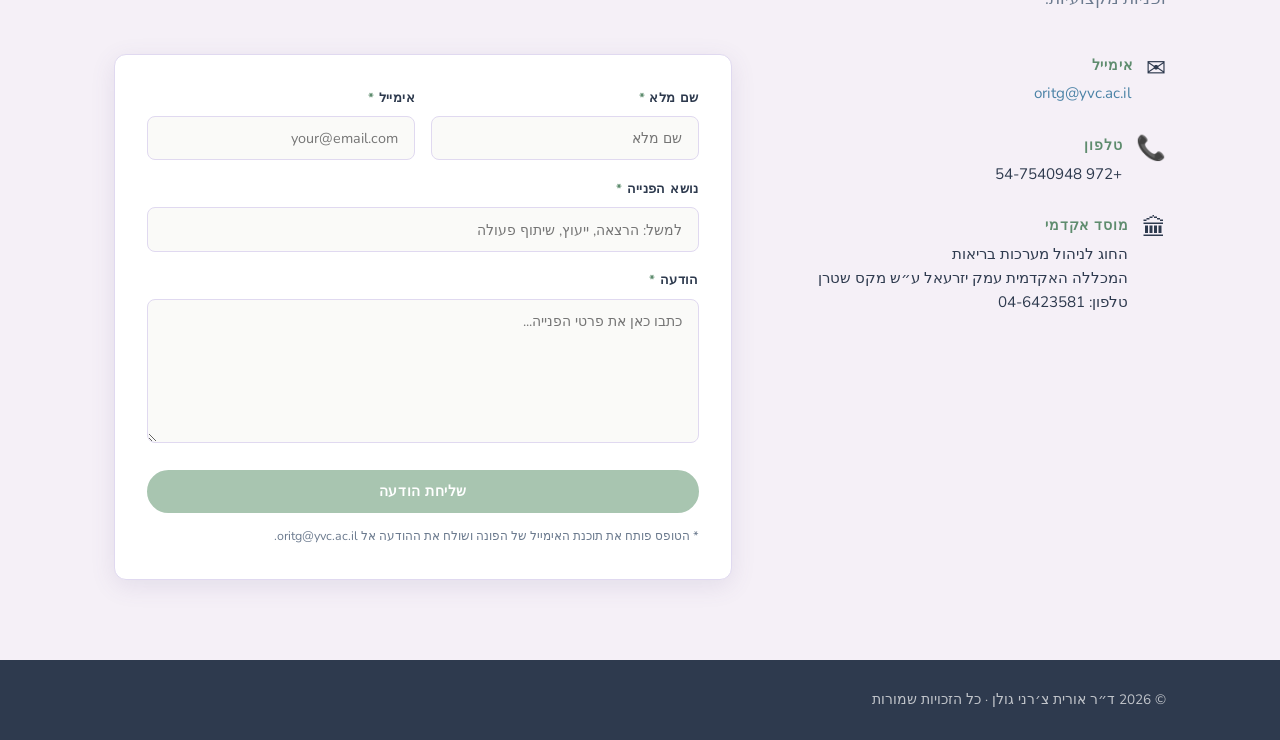
<file: he.html>
<!DOCTYPE html>
<html lang="he" dir="rtl">
<head>
  <meta charset="UTF-8" />
  <meta name="viewport" content="width=device-width, initial-scale=1.0" />

  <title>ד״ר אורית צ׳רני גולן | ביואתיקאית, מרצה ויועצת אתית</title>

  <meta name="description"
    content="ד״ר אורית צ׳רני גולן – מרצה, חוקרת, ביואתיקאית ויועצת אתית בתחומי אתיקה רפואית, רפואת פריון, בינה מלאכותית בבריאות ומדיניות בריאות." />

  <link rel="preconnect" href="https://fonts.googleapis.com" />
  <link rel="preconnect" href="https://fonts.gstatic.com" crossorigin />
  <link href="https://fonts.googleapis.com/css2?family=Cormorant+Garamond:ital,wght@0,400;0,600;0,700;1,400&family=Nunito:wght@300;400;500;600&display=swap" rel="stylesheet" />

  <link rel="stylesheet" href="style.css" />
  <link rel="preload" as="image" href="back_2026.jpg" />

  <style>
    body {
      direction: rtl;
      text-align: right;
    }

    .hero {
      background-image: url('back_2026.jpg');
    }

    .hero-greeting,
    .hero-title,
    .hero-affil,
    .hero-tagline {
      color: #ffffff !important;
      text-shadow: 0 2px 8px rgba(46, 58, 78, 0.45);
      opacity: 1;
    }

    .header-inner,
    .main-nav ul,
    .hero-links,
    .footer-inner,
    .footer-links {
      direction: rtl;
    }

    .language-link {
      background-color: var(--clr-lavender-lt);
      color: var(--clr-sage-dark) !important;
      font-weight: 700;
    }

    .section-title,
    .section-lead,
    .about-text p,
    .project-item p,
    .interest-card p,
    .talk-item p,
    .contact-block p,
    .form-group label,
    .form-note {
      text-align: right;
    }

    .section-title::after {
      margin-right: 0;
      margin-left: auto;
    }

    .project-item {
      border-left: none;
      border-right: 5px solid var(--clr-sage);
      border-radius: var(--radius-sm) 0 0 var(--radius-sm);
    }

    .teaching-inst {
      padding-left: 0;
      padding-right: 1rem;
      border-left: none;
      border-right: 4px solid var(--clr-sage);
    }

    .pub-list {
      padding-left: 0;
      padding-right: 1.5rem;
      direction: ltr;
      text-align: left;
    }

    .pub-category {
      text-align: right;
    }

    .contact-block {
      direction: rtl;
      text-align: right;
    }

    .simple-list {
      list-style: disc;
      padding-right: 1.25rem;
      padding-left: 0;
      margin-top: 1rem;
    }

    .simple-list li {
      margin-bottom: 0.55rem;
    }

    /* 2026 Hebrew page image fixes */
    .hero {
      background-image: url('back_2026.jpg') !important;
      background-size: cover;
      background-position: center center;
      background-repeat: no-repeat;
    }

    .hero-overlay {
      background: linear-gradient(
        90deg,
        rgba(205, 185, 210, 0.58),
        rgba(185, 207, 214, 0.50)
      );
    }

    .hero-content {
      direction: rtl;
    }

    .hero-photo-wrap {
      order: 1;
    }

    .hero-text {
      order: 2;
      text-align: right;
    }

    .hero-photo {
      object-fit: cover;
      object-position: center center;
    }

    .hero-name {
      color: #2e3a4e !important;
      text-shadow: none;
    }
  </style>
</head>

<body>

  <header class="site-header" id="top">
    <div class="container header-inner">

      <a href="#top" class="header-name">ד״ר אורית צ׳רני גולן</a>

      <nav class="main-nav" aria-label="ניווט ראשי">
        <ul>
          <li><a href="#about">אודות</a></li>
          <li><a href="#research">תחומי מחקר</a></li>
          <li><a href="#publications">פרסומים</a></li>
          <li><a href="#teaching">הוראה</a></li>
          <li><a href="#talks">הרצאות</a></li>
          <li><a href="#links">קישורים</a></li>
          <li><a href="#contact">צור קשר</a></li>
          <li><a href="index.html" class="language-link">English</a></li>
        </ul>
      </nav>

    </div>
  </header>

  <section class="hero" id="hero">
    <div class="hero-overlay"></div>

    <div class="container hero-content">

      <div class="hero-photo-wrap">
        <img
          src="orit-profile-2026.png.jpg?v=2026"
          alt="דיוקן של ד״ר אורית צ׳רני גולן"
          class="hero-photo"
        />
      </div>

      <div class="hero-text">
        <p class="hero-greeting">ברוכות וברוכים הבאים</p>

        <h1 class="hero-name">ד״ר אורית צ׳רני גולן</h1>

        <p class="hero-title">מרצה, ביואתיקאית ויועצת אתית</p>

        <p class="hero-affil">
          החוג לניהול מערכות בריאות<br />
          המכללה האקדמית עמק יזרעאל ע״ש מקס שטרן, ישראל
        </p>

        <p class="hero-tagline">
          חוקרת את הגבולות האתיים של רפואת פריון, בינה מלאכותית בבריאות
          ומדיניות בריאות — במפגש שבין מדע, משפט וערכים אנושיים.
        </p>

        <div class="hero-links">
          <a href="https://scholar.google.com/citations?user=xFIUFrQAAAAJ&hl=en"
             target="_blank" rel="noopener noreferrer"
             class="btn btn-primary">Google Scholar</a>

          <a href="https://orcid.org/0000-0003-0497-0111"
             target="_blank" rel="noopener noreferrer"
             class="btn btn-outline">ORCID</a>

          <a href="https://yedion.yvc.ac.il/yedion/fireflyweb.aspx?prgname=Show_Teacher_Card&arguments=-N2579,-AE,-N9998"
             target="_blank" rel="noopener noreferrer"
             class="btn btn-outline">פרופיל המכללה</a>

          <a href="mailto:oritg@yvc.ac.il" class="btn btn-outline">אימייל</a>
          <a href="#contact" class="btn btn-outline">צור קשר</a>
        </div>
      </div>

    </div>
  </section>

  <section class="section" id="about">
    <div class="container">
      <h2 class="section-title">אודות</h2>

      <div class="about-grid">

        <div class="about-text">
          <p>
            אני מרצה בחוג לניהול מערכות בריאות במכללה האקדמית עמק יזרעאל ע״ש מקס שטרן,
            ומלמדת קורסים בביואתיקה, מערכות בריאות ומדיניות בריאות.
          </p>

          <p>
            אני בעלת דוקטורט בפילוסופיה מאוניברסיטת בר־אילן. עבודת הדוקטורט שלי עסקה
            בזכות להורות באמצעות טכנולוגיות פריון.
          </p>

          <p>
            בין השנים 2020–2023 הייתי חוקרת אורחת בבית הספר לבריאות הציבור
            באוניברסיטת מונטריאול, בהנחיית פרופ׳ ורדית רביצקי. במסגרת זו העמקתי
            במחקר השוואתי בתחום אתיקת הפריון ומדיניות בריאות.
          </p>

          <p>
            מעבר לעבודתי האקדמית, שימשתי כיועצת אתית במרכז הרפואי כרמל
            וכחברה בוועדת האתיקה של מכבי שירותי בריאות.
          </p>

          <p>
            מחקריי הוצגו בכנסים ובמסגרות אקדמיות מובילות בארץ ובעולם, ובהן
            הקונגרס העולמי לביואתיקה, Oxford–Mount Sinai Consortium on Bioethics
            והמכון לאתיקה ביו־רפואית באוניברסיטת ציריך. אני מרצה גם באוניברסיטת ציריך.
          </p>
        </div>

        <div class="about-sidebar">

          <div class="card">
            <h3 class="card-title">השכלה</h3>

            <ul class="edu-list">
              <li>
                <span class="edu-year">2020–2023</span>
                <span class="edu-deg">חוקרת אורחת</span>
                <span class="edu-inst">אוניברסיטת מונטריאול, בית הספר לבריאות הציבור</span>
              </li>

              <li>
                <span class="edu-year">2017</span>
                <span class="edu-deg">דוקטורט בפילוסופיה</span>
                <span class="edu-inst">אוניברסיטת בר־אילן</span>
              </li>

              <li>
                <span class="edu-year">2006</span>
                <span class="edu-deg">תואר שני בביולוגיה ופסיכולוגיה</span>
                <span class="edu-inst">אוניברסיטת בר־אילן</span>
              </li>

              <li>
                <span class="edu-year">2003</span>
                <span class="edu-deg">תואר ראשון בביולוגיה</span>
                <span class="edu-inst">אוניברסיטת בר־אילן</span>
              </li>
            </ul>
          </div>

          <div class="card">
            <h3 class="card-title">פרופילים אקדמיים</h3>

            <ul class="profile-links">
              <li>
                <a href="https://scholar.google.com/citations?user=xFIUFrQAAAAJ&hl=en"
                   target="_blank" rel="noopener noreferrer">Google Scholar</a>
              </li>
              <li>
                <a href="https://orcid.org/0000-0003-0497-0111"
                   target="_blank" rel="noopener noreferrer">ORCID</a>
              </li>
              <li>
                <a href="https://yedion.yvc.ac.il/yedion/fireflyweb.aspx?prgname=Show_Teacher_Card&arguments=-N2579,-AE,-N9998"
                   target="_blank" rel="noopener noreferrer">עמוד סגל במכללה</a>
              </li>
              <li>
                <a href="mailto:oritg@yvc.ac.il">אימייל</a>
              </li>
            </ul>
          </div>

        </div>

      </div>
    </div>
  </section>

  <section class="section section-alt" id="research">
    <div class="container">
      <h2 class="section-title">תחומי מחקר</h2>

      <p class="section-lead">
        עבודתי נמצאת במפגש שבין ביואתיקה, משפט רפואי, מדיניות בריאות וטכנולוגיות רפואיות מתקדמות.
      </p>

      <div class="interests-grid">

        <div class="interest-card">
          <div class="interest-icon">🧬</div>
          <h3>אתיקה של פריון</h3>
          <p>
            סוגיות אתיות, משפטיות וחברתיות בטיפולי IVF, פונדקאות, תרומת גמטות,
            שימור פוריות והזכות להורות.
          </p>
        </div>

        <div class="interest-card">
          <div class="interest-icon">🤖</div>
          <h3>בינה מלאכותית ברפואה</h3>
          <p>
            ההשלכות האתיות של שימוש בבינה מלאכותית ובנתוני עתק ברפואה,
            בדגש על רפואת פריון, פרטיות ואחריות אלגוריתמית.
          </p>
        </div>

        <div class="interest-card">
          <div class="interest-icon">🏥</div>
          <h3>מדיניות בריאות ומערכות בריאות</h3>
          <p>
            מדיניות בריאות בישראל ובעולם, מימון ציבורי של טיפולי פוריות,
            סדרי עדיפויות במערכת הבריאות והתמודדות עם מצבי משבר.
          </p>
        </div>

        <div class="interest-card">
          <div class="interest-icon">⚖️</div>
          <h3>ביואתיקה ומשפט רפואי</h3>
          <p>
            ייעוץ אתי בבתי חולים ואתיקה ככלי לקבלת החלטות.
          </p>
        </div>

      </div>
    </div>
  </section>

  <section class="section" id="projects">
    <div class="container">
      <h2 class="section-title">פרויקטים נוכחיים</h2>

      <p class="section-lead">
        מחקרים וכתבי יד הנמצאים בשלבי הכנה.
      </p>

      <div class="project-item">
        <span class="project-tag">בכתיבה — 2025</span>
        <h3>טיפולי פוריות בזמן משבר</h3>
        <p>
          מחקר העוסק במדיניות, אתיקה והימנעות מהגבלות יתר על טיפולי פוריות
          בתקופות של מגפה ומלחמה בישראל.
        </p>
      </div>

      <div class="project-item">
        <span class="project-tag">בכתיבה — 2025</span>
        <h3>ביובנקים ללא גבולות</h3>
        <p>
          ניתוח השוואתי של היבטים רגולטוריים, אתיים וחברתיים של ביובנקים
          במספר מדינות.
        </p>
      </div>

      <div class="project-item">
        <span class="project-tag">בכתיבה — 2026</span>
        <h3>הריון בזמן מלחמה</h3>
        <p>
          מחקר העוסק בהשפעת פינוי ואיומים ביטחוניים על בריאותן הנפשית של נשים בהריון בישראל.
        </p>
      </div>

      <div class="project-item">
        <span class="project-tag">הרצאה עתידית — 11/2026</span>
        <h3>התינוק הראשון שנוצר בסיוע בינה מלאכותית</h3>
        <p>
          דיון בפוטנציאל הרפואי ובשאלות האתיות של שימוש בבינה מלאכותית ברפואת פריון.
        </p>
      </div>

    </div>
  </section>

  <section class="section section-alt" id="publications">
    <div class="container">
      <h2 class="section-title">פרסומים</h2>

      <p class="section-lead">
        שמות המאמרים והרשימה הביבליוגרפית נשארים באנגלית. לרשימה מלאה ניתן להיכנס אל
        <a href="https://scholar.google.com/citations?user=xFIUFrQAAAAJ&hl=en"
           target="_blank" rel="noopener noreferrer">Google Scholar</a>.
      </p>

      <h3 class="pub-category">Peer-Reviewed Articles</h3>

      <ol class="pub-list">

        <li class="pub-item">
          <p class="pub-ref">
            Golan, O., Satran, C., &amp; Bord, S. (2025). An individual's trust in government
            is a major determinant in the decision to voluntarily join a public health initiative.
            <em>Israel Journal of Health Policy Research</em>, 14(1), 1–11.
          </p>
          <a href="https://doi.org/10.1186/s13584-025-00671-x"
             target="_blank" rel="noopener noreferrer" class="pub-doi">DOI →</a>
        </li>

        <li class="pub-item">
          <p class="pub-ref">
            Alon, I., Cassou, M., Golan, O. C., &amp; Ravitsky, V. (2024). Mapping ethical,
            legal, and social implications (ELSI) of gamete donation.
            <em>Journal of Assisted Reproduction and Genetics</em>.
          </p>
          <a href="https://doi.org/10.1007/s10815-024-03229-z"
             target="_blank" rel="noopener noreferrer" class="pub-doi">DOI →</a>
        </li>

        <li class="pub-item">
          <p class="pub-ref">
            Alon, I., Bussod, I., Golan, O. C., &amp; Ravitsky, V. (2024). Mapping ethical,
            legal, and social implications (ELSI) of fertility preservation.
            <em>Journal of Assisted Reproduction and Genetics</em>, 41(9), 2495–2514.
          </p>
          <a href="https://doi.org/10.1007/s10815-024-03210-w"
             target="_blank" rel="noopener noreferrer" class="pub-doi">DOI →</a>
        </li>

        <li class="pub-item">
          <p class="pub-ref">
            Golan, O. (2015). The right to parenthood as derived from the right to health.
            <em>Medical Law and Bioethics</em>, 6, 74–103. [Hebrew]
          </p>
        </li>

        <li class="pub-item">
          <p class="pub-ref">
            Buchs, A. E., Kalter-Leibovici, O., Gorelik, O., Cohen, N., Golan, O.,
            &amp; Rapoport, M. J. (2010). Comparison of modified preadmission glucose-lowering
            regimen with basal/bolus regimen for glucose control on outcome in general medicine wards.
            <em>International Journal of Clinical Practice</em>, 64(13), 1802–1807.
          </p>
          <a href="https://doi.org/10.1111/j.1742-1241.2010.02384.x"
             target="_blank" rel="noopener noreferrer" class="pub-doi">DOI →</a>
        </li>

      </ol>

      <h3 class="pub-category">Ph.D. Dissertation</h3>

      <ol class="pub-list">
        <li class="pub-item">
          <p class="pub-ref">
            Golan, O. (2017). <em>The Right to Parenthood through Fertility Technologies</em>.
            Published Doctoral Dissertation [Hebrew]. Bar-Ilan University.
            Supervisor: Prof. Noam Zohar.
          </p>
        </li>
      </ol>

    </div>
  </section>

  <section class="section" id="teaching">
    <div class="container">
      <h2 class="section-title">הוראה</h2>

      <p class="section-lead">
        אני מלמדת בתחומי ביואתיקה, מערכות בריאות, מדיניות בריאות,
        אתיקה רפואית ואתיקה של טכנולוגיות מתקדמות במערכת הבריאות.
      </p>

      <div class="card">
        <h3 class="card-title">תחומי הוראה</h3>
        <ul class="simple-list">
          <li>ביואתיקה ואתיקה רפואית</li>
          <li>מערכות בריאות ומדיניות בריאות</li>
          <li>אתיקה של טכנולוגיות מתקדמות בבריאות</li>
          <li>זכויות מטופלים, אתיקה קלינית וקבלת החלטות מוסדית</li>
        </ul>
      </div>

    </div>
  </section>

  <section class="section section-alt" id="talks">
    <div class="container">
      <h2 class="section-title">הרצאות וכנסים באקדמיה ולקהל הרחב</h2>

      <p class="section-lead">
        מבחר הרצאות והצגות בכנסים בישראל ובעולם.
      </p>

      <div class="talks-grid">

        <div class="talk-item">
          <h3>מהפכה בתהליך: התינוק הראשון שנוצר בסיוע בינה מלאכותית</h3>
          <p>פוטנציאל רפואי ושיקולים אתיים</p>
        </div>

        <div class="talk-item">
          <h3>יישומי בינה מלאכותית ברפואת פריון</h3>
          <p>מבט ישראלי ובינלאומי</p>
        </div>

        <div class="talk-item">
          <h3>הפוטנציאל והאתגרים של שימוש בבינה מלאכותית בטיפולי פוריות</h3>
        </div>

        <div class="talk-item">
          <h3>שימושי בינה מלאכותית ברפואה</h3>
        </div>

      </div>
    </div>
  </section>

  <section class="section" id="links">
    <div class="container">
      <h2 class="section-title">קישורים</h2>

      <p class="section-lead">
        קישורים לפרופילים אקדמיים וליצירת קשר.
      </p>

      <div class="interests-grid">
        <div class="interest-card">
          <h3>Google Scholar</h3>
          <p>רשימת פרסומים וציטוטים.</p>
          <a href="https://scholar.google.com/citations?user=xFIUFrQAAAAJ&hl=en"
             target="_blank" rel="noopener noreferrer" class="pub-doi">פתיחה →</a>
        </div>

        <div class="interest-card">
          <h3>ORCID</h3>
          <p>פרופיל חוקרת וזיהוי אקדמי.</p>
          <a href="https://orcid.org/0000-0003-0497-0111"
             target="_blank" rel="noopener noreferrer" class="pub-doi">פתיחה →</a>
        </div>

        <div class="interest-card">
          <h3>עמוד סגל במכללה</h3>
          <p>פרופיל אקדמי מוסדי.</p>
          <a href="https://yedion.yvc.ac.il/yedion/fireflyweb.aspx?prgname=Show_Teacher_Card&arguments=-N2579,-AE,-N9998"
             target="_blank" rel="noopener noreferrer" class="pub-doi">פתיחה →</a>
        </div>

        <div class="interest-card">
          <h3>אימייל</h3>
          <p>פנייה ישירה בנושאי הרצאות, שיתופי פעולה, תקשורת וייעוץ אתי.</p>
          <a href="mailto:oritg@yvc.ac.il" class="pub-doi">שליחת אימייל →</a>
        </div>
      </div>

    </div>
  </section>

  <section class="section section-alt" id="contact">
    <div class="container">
      <h2 class="section-title">צור קשר</h2>

      <p class="section-lead">
        ניתן לפנות אליי בנושאי הרצאות לקהל הרחב, שיתופי פעולה אקדמיים,
        ייעוץ אתי, פניות תקשורתיות ופניות מקצועיות.
      </p>

      <div class="contact-grid">

        <div class="contact-info">

          <div class="contact-block">
            <span class="contact-icon">✉</span>
            <div>
              <strong>אימייל</strong>
              <p><a href="mailto:oritg@yvc.ac.il">oritg@yvc.ac.il</a></p>
            </div>
          </div>

          <div class="contact-block">
            <span class="contact-icon">📞</span>
            <div>
              <strong>טלפון</strong>
              <p>+972 54-7540948</p>
            </div>
          </div>

          <div class="contact-block">
            <span class="contact-icon">🏛</span>
            <div>
              <strong>מוסד אקדמי</strong>
              <p>
                החוג לניהול מערכות בריאות<br />
                המכללה האקדמית עמק יזרעאל ע״ש מקס שטרן<br />
                טלפון: 04-6423581
              </p>
            </div>
          </div>

          

        </div>

        <div class="contact-form-wrap">
          <form
            class="contact-form"
            action="mailto:oritg@yvc.ac.il"
            method="POST"
            enctype="text/plain"
          >
            <div class="form-row">
              <div class="form-group">
                <label for="name">שם מלא <span class="req">*</span></label>
                <input type="text" id="name" name="שם מלא" placeholder="שם מלא" required />
              </div>

              <div class="form-group">
                <label for="email">אימייל <span class="req">*</span></label>
                <input type="email" id="email" name="אימייל" placeholder="your@email.com" required />
              </div>
            </div>

            <div class="form-group">
              <label for="subject">נושא הפנייה <span class="req">*</span></label>
              <input type="text" id="subject" name="נושא" placeholder="למשל: הרצאה, ייעוץ, שיתוף פעולה" required />
            </div>

            <div class="form-group">
              <label for="message">הודעה <span class="req">*</span></label>
              <textarea id="message" name="הודעה" rows="6"
                        placeholder="כתבו כאן את פרטי הפנייה..." required></textarea>
            </div>

            <button type="submit" class="btn btn-primary btn-full">שליחת הודעה</button>

            <p class="form-note">
              * הטופס פותח את תוכנת האימייל של הפונה ושולח את ההודעה אל oritg@yvc.ac.il.
            </p>
          </form>
        </div>

      </div>
    </div>
  </section>

  <footer class="site-footer">
    <div class="container footer-inner">

      <p class="footer-copy">
        &copy; <span id="year">2026</span> ד״ר אורית צ׳רני גולן · כל הזכויות שמורות
      </p>

    </div>
  </footer>

</body>
</html>
</file>
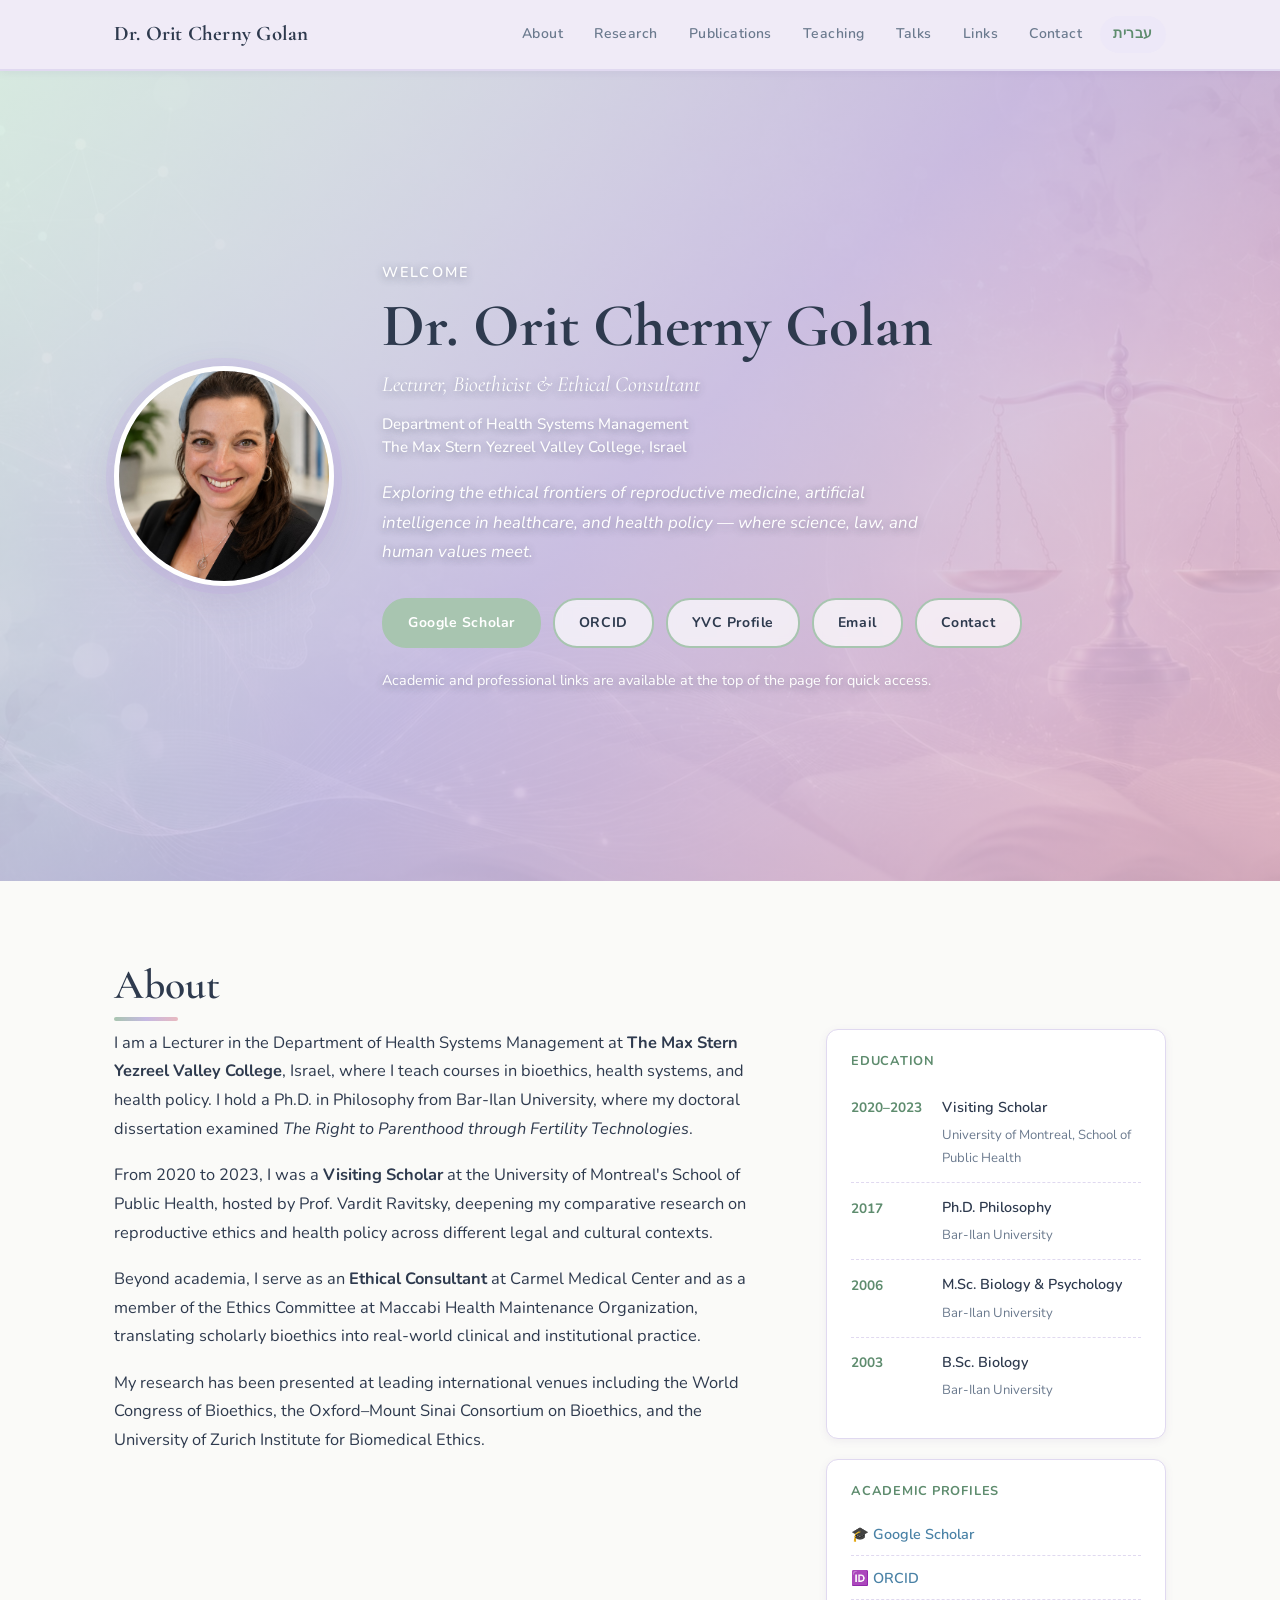
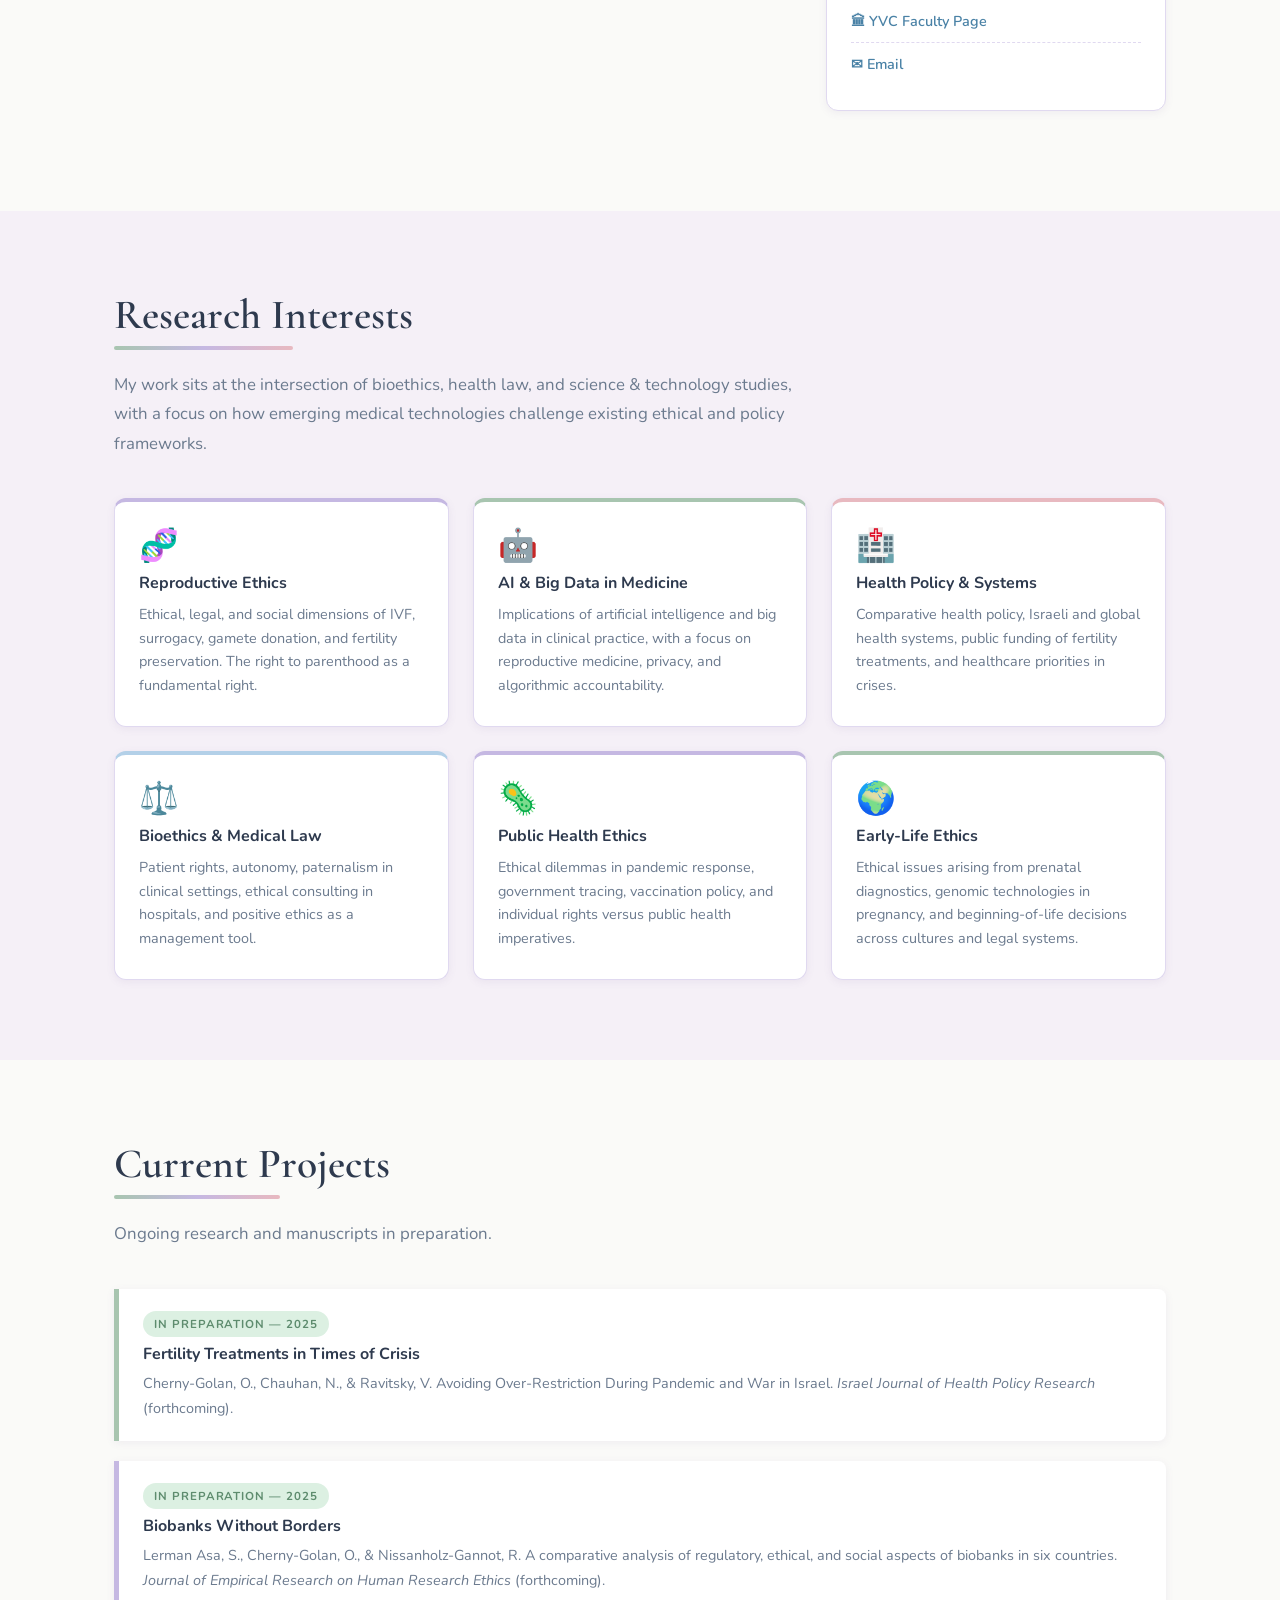
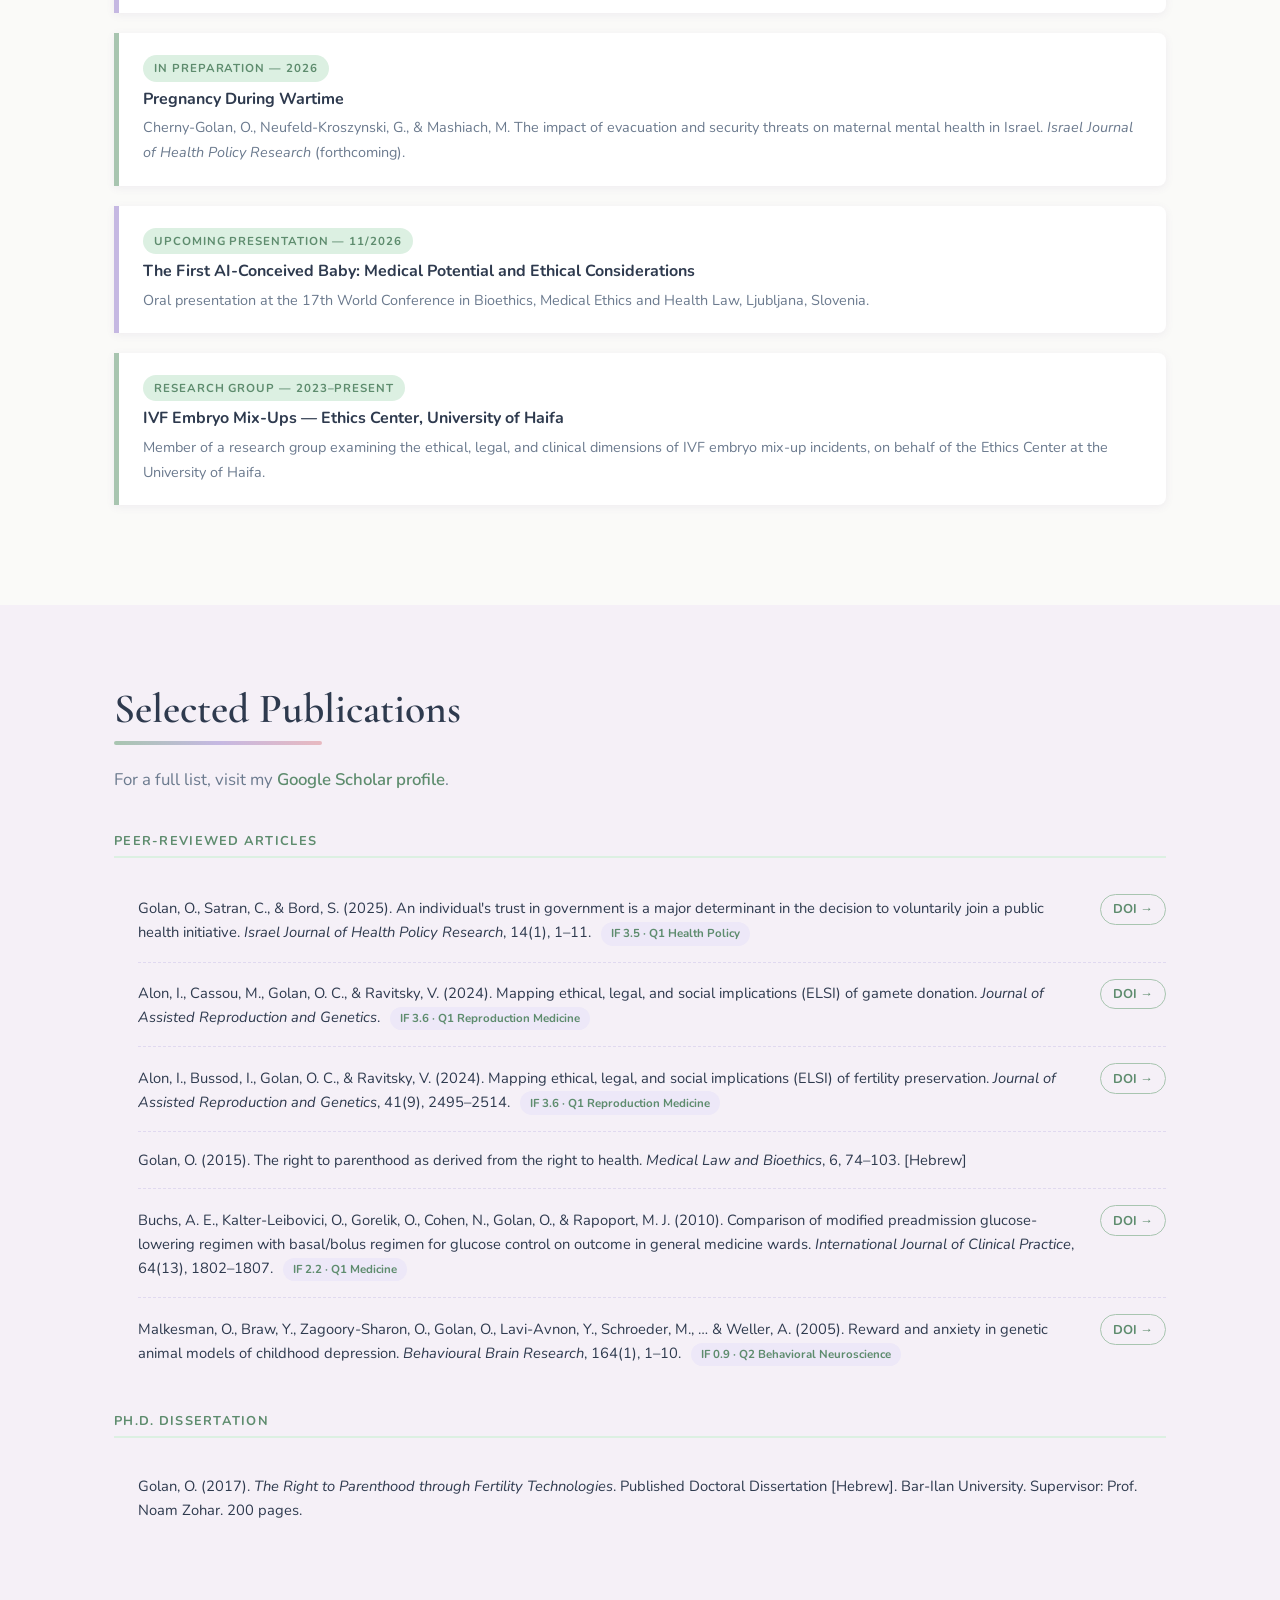
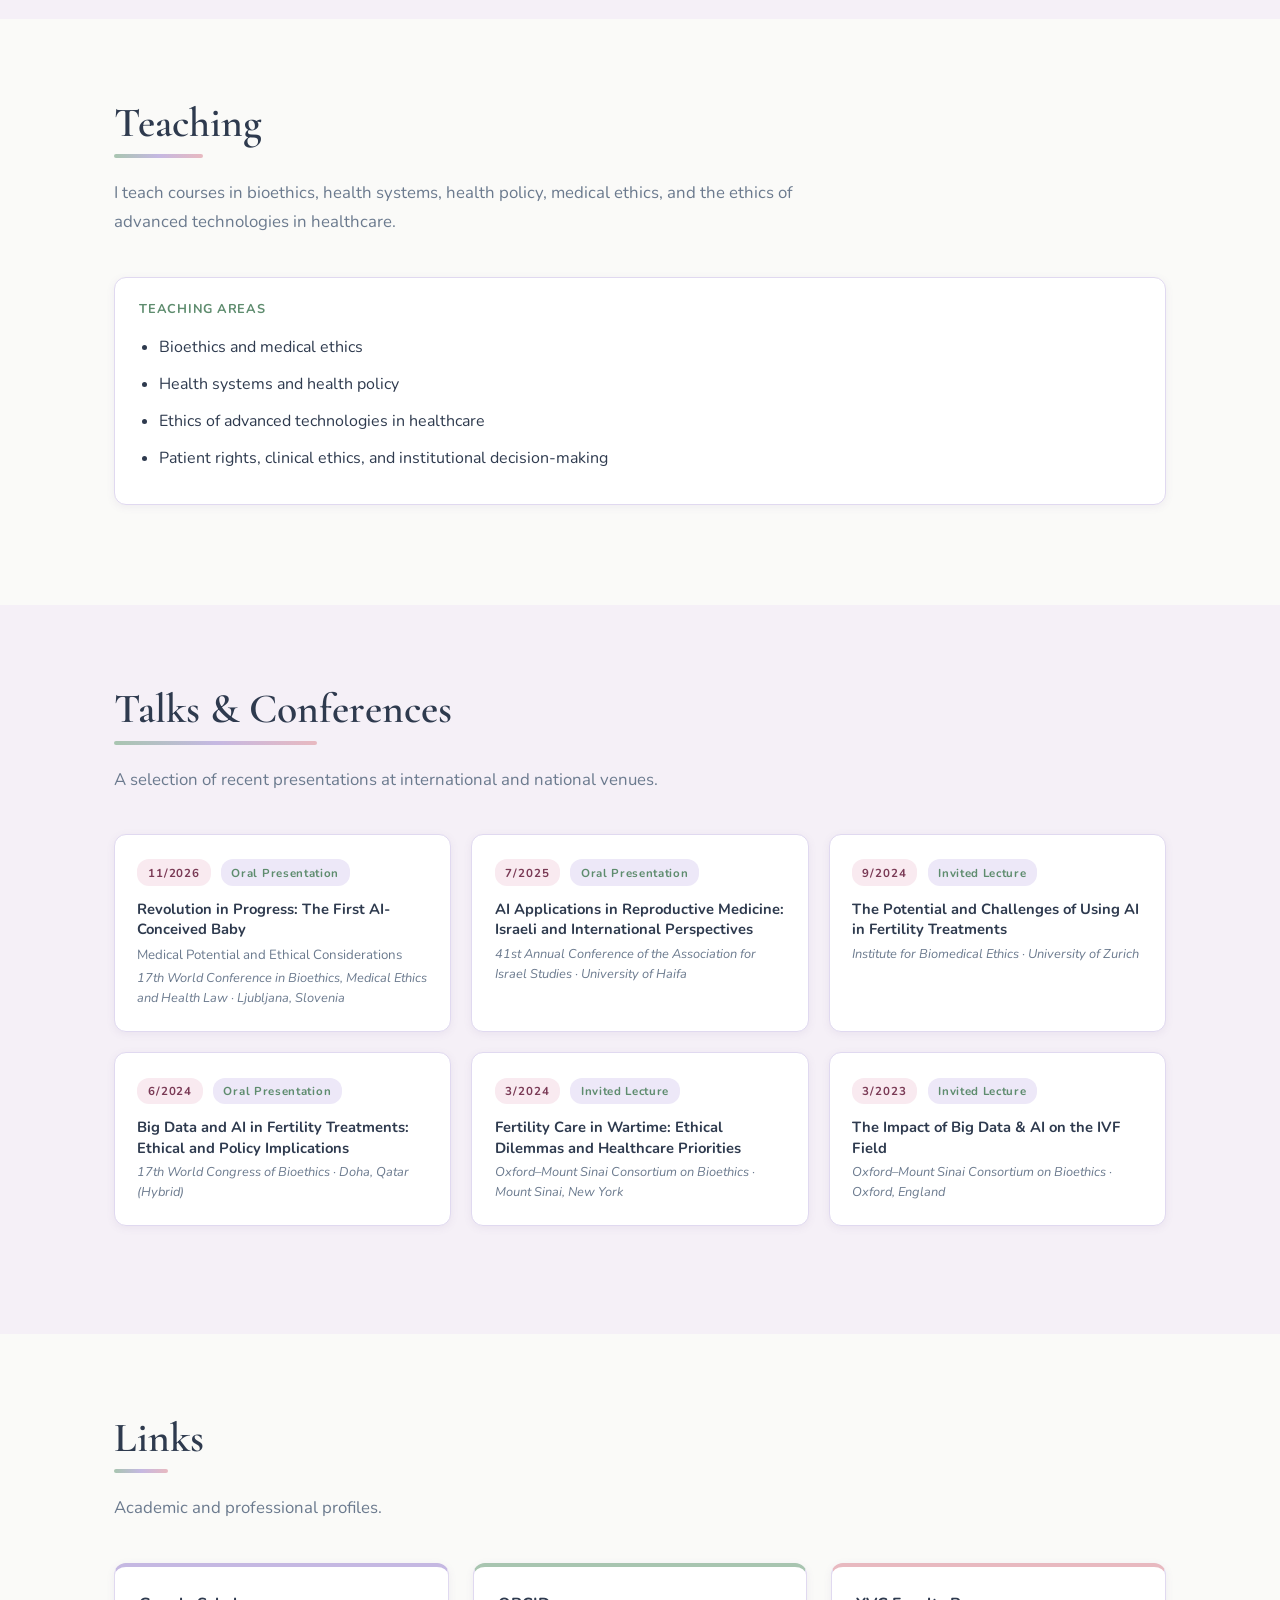
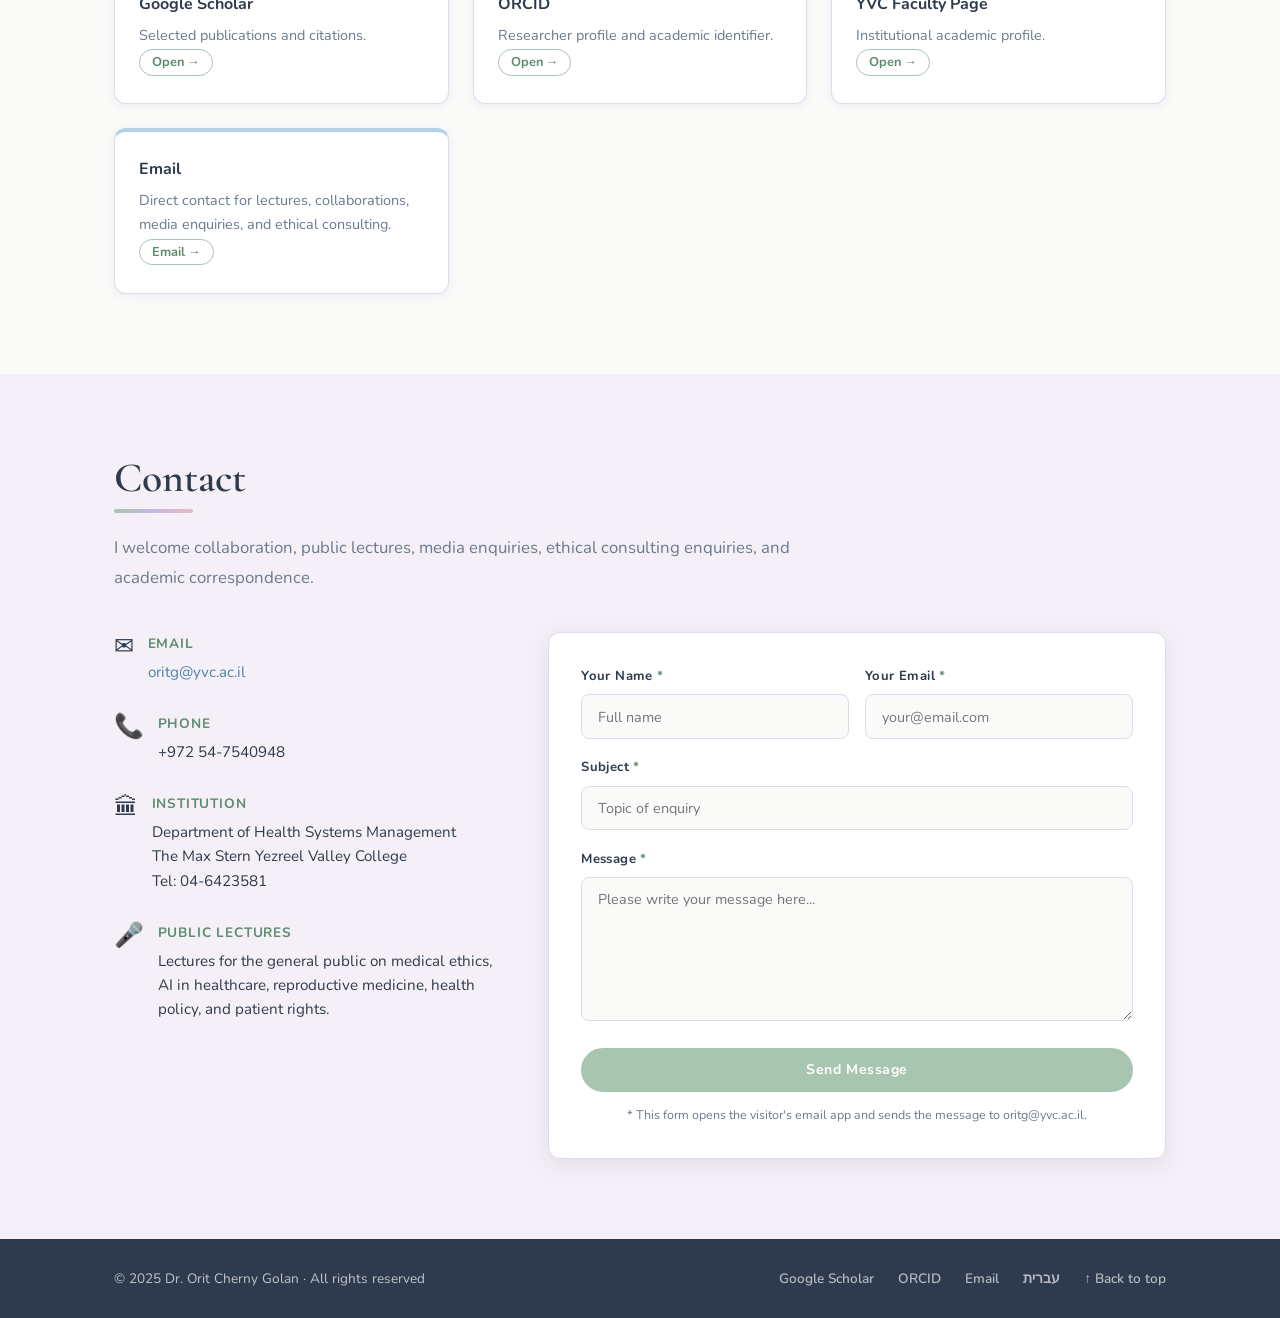
<file: index_new_2026.html>
<!DOCTYPE html>
<html lang="en">
<head>
  <meta charset="UTF-8" />
  <meta name="viewport" content="width=device-width, initial-scale=1.0" />

  <title>Dr. Orit Cherny Golan | Bioethicist, Lecturer & Ethical Consultant</title>

  <meta name="description"
    content="Dr. Orit Cherny Golan – Lecturer in Health Systems Management, bioethicist, ethical consultant, and researcher specializing in reproductive ethics, AI in medicine, and health policy." />

  <link rel="preconnect" href="https://fonts.googleapis.com" />
  <link rel="preconnect" href="https://fonts.gstatic.com" crossorigin />
  <link href="https://fonts.googleapis.com/css2?family=Cormorant+Garamond:ital,wght@0,400;0,600;0,700;1,400&family=Nunito:wght@300;400;500;600&display=swap" rel="stylesheet" />

  <link rel="stylesheet" href="style.css" />
  <link rel="preload" as="image" href="back_2026.jpg" />

  <style>
    .hero {
      background-image: url('back_2026.jpg');
    }

    .hero-greeting,
    .hero-title {
      color: #ffffff !important;
      text-shadow: 0 2px 8px rgba(46, 58, 78, 0.45);
    }

    .hero-affil,
    .hero-tagline {
      color: #ffffff !important;
      text-shadow: 0 2px 8px rgba(46, 58, 78, 0.45);
      opacity: 1;
    }

    .language-link {
      background-color: var(--clr-lavender-lt);
      color: var(--clr-sage-dark) !important;
      font-weight: 700;
    }

    .top-links-note {
      margin-top: 1.25rem;
      font-size: 0.9rem;
      color: #ffffff;
      text-shadow: 0 2px 8px rgba(46, 58, 78, 0.45);
    }

    .simple-list {
      list-style: disc;
      padding-left: 1.25rem;
      margin-top: 1rem;
    }

    .simple-list li {
      margin-bottom: 0.55rem;
    }
  </style>
</head>

<body>

  <header class="site-header" id="top">
    <div class="container header-inner">

      <a href="#top" class="header-name">Dr. Orit Cherny Golan</a>

      <nav class="main-nav" aria-label="Main navigation">
        <ul>
          <li><a href="#about">About</a></li>
          <li><a href="#research">Research</a></li>
          <li><a href="#publications">Publications</a></li>
          <li><a href="#teaching">Teaching</a></li>
          <li><a href="#talks">Talks</a></li>
          <li><a href="#links">Links</a></li>
          <li><a href="#contact">Contact</a></li>
          <li><a href="he.html" class="language-link">עברית</a></li>
        </ul>
      </nav>

    </div>
  </header>

  <section class="hero" id="hero">
    <div class="hero-overlay"></div>

    <div class="container hero-content">

      <div class="hero-photo-wrap">
        <img
          src="orit-profile-2026.png.jpg?v=2026"
          alt="Portrait of Dr. Orit Cherny Golan"
          class="hero-photo"
        />
      </div>

      <div class="hero-text">
        <p class="hero-greeting">Welcome</p>

        <h1 class="hero-name">Dr. Orit Cherny Golan</h1>

        <p class="hero-title">Lecturer, Bioethicist &amp; Ethical Consultant</p>

        <p class="hero-affil">
          Department of Health Systems Management<br />
          The Max Stern Yezreel Valley College, Israel
        </p>

        <p class="hero-tagline">
          Exploring the ethical frontiers of reproductive medicine,
          artificial intelligence in healthcare, and health policy —
          where science, law, and human values meet.
        </p>

        <div class="hero-links">
          <a href="https://scholar.google.com/citations?user=xFIUFrQAAAAJ&hl=en"
             target="_blank" rel="noopener noreferrer"
             class="btn btn-primary">Google Scholar</a>

          <a href="https://orcid.org/0000-0003-0497-0111"
             target="_blank" rel="noopener noreferrer"
             class="btn btn-outline">ORCID</a>

          <a href="https://yedion.yvc.ac.il/yedion/fireflyweb.aspx?prgname=Show_Teacher_Card&arguments=-N2579,-AE,-N9998"
             target="_blank" rel="noopener noreferrer"
             class="btn btn-outline">YVC Profile</a>

          <a href="mailto:oritg@yvc.ac.il" class="btn btn-outline">Email</a>
          <a href="#contact" class="btn btn-outline">Contact</a>
        </div>

        <p class="top-links-note">
          Academic and professional links are available at the top of the page for quick access.
        </p>
      </div>
    </div>
  </section>

  <section class="section" id="about">
    <div class="container">
      <h2 class="section-title">About</h2>

      <div class="about-grid">

        <div class="about-text">
          <p>
            I am a Lecturer in the Department of Health Systems Management at
            <strong>The Max Stern Yezreel Valley College</strong>, Israel, where I teach courses
            in bioethics, health systems, and health policy. I hold a Ph.D. in Philosophy
            from Bar-Ilan University, where my doctoral dissertation examined
            <em>The Right to Parenthood through Fertility Technologies</em>.
          </p>

          <p>
            From 2020 to 2023, I was a <strong>Visiting Scholar</strong> at the
            University of Montreal's School of Public Health, hosted by
            Prof. Vardit Ravitsky, deepening my comparative research on reproductive
            ethics and health policy across different legal and cultural contexts.
          </p>

          <p>
            Beyond academia, I serve as an <strong>Ethical Consultant</strong> at
            Carmel Medical Center and as a member of the Ethics Committee at
            Maccabi Health Maintenance Organization, translating scholarly bioethics
            into real-world clinical and institutional practice.
          </p>

          <p>
            My research has been presented at leading international venues including
            the World Congress of Bioethics, the Oxford–Mount Sinai Consortium on Bioethics,
            and the University of Zurich Institute for Biomedical Ethics.
          </p>
        </div>

        <div class="about-sidebar">

          <div class="card">
            <h3 class="card-title">Education</h3>

            <ul class="edu-list">
              <li>
                <span class="edu-year">2020–2023</span>
                <span class="edu-deg">Visiting Scholar</span>
                <span class="edu-inst">University of Montreal, School of Public Health</span>
              </li>

              <li>
                <span class="edu-year">2017</span>
                <span class="edu-deg">Ph.D. Philosophy</span>
                <span class="edu-inst">Bar-Ilan University</span>
              </li>

              <li>
                <span class="edu-year">2006</span>
                <span class="edu-deg">M.Sc. Biology &amp; Psychology</span>
                <span class="edu-inst">Bar-Ilan University</span>
              </li>

              <li>
                <span class="edu-year">2003</span>
                <span class="edu-deg">B.Sc. Biology</span>
                <span class="edu-inst">Bar-Ilan University</span>
              </li>
            </ul>
          </div>

          <div class="card">
            <h3 class="card-title">Academic Profiles</h3>

            <ul class="profile-links">
              <li>
                <a href="https://scholar.google.com/citations?user=xFIUFrQAAAAJ&hl=en"
                   target="_blank" rel="noopener noreferrer">🎓 Google Scholar</a>
              </li>
              <li>
                <a href="https://orcid.org/0000-0003-0497-0111"
                   target="_blank" rel="noopener noreferrer">🆔 ORCID</a>
              </li>
              <li>
                <a href="https://yedion.yvc.ac.il/yedion/fireflyweb.aspx?prgname=Show_Teacher_Card&arguments=-N2579,-AE,-N9998"
                   target="_blank" rel="noopener noreferrer">🏛 YVC Faculty Page</a>
              </li>
              <li>
                <a href="mailto:oritg@yvc.ac.il">✉ Email</a>
              </li>
            </ul>
          </div>

        </div>
      </div>
    </div>
  </section>

  <section class="section section-alt" id="research">
    <div class="container">
      <h2 class="section-title">Research Interests</h2>

      <p class="section-lead">
        My work sits at the intersection of bioethics, health law, and science &amp; technology studies,
        with a focus on how emerging medical technologies challenge existing ethical and policy frameworks.
      </p>

      <div class="interests-grid">

        <div class="interest-card">
          <div class="interest-icon">🧬</div>
          <h3>Reproductive Ethics</h3>
          <p>
            Ethical, legal, and social dimensions of IVF, surrogacy, gamete donation,
            and fertility preservation. The right to parenthood as a fundamental right.
          </p>
        </div>

        <div class="interest-card">
          <div class="interest-icon">🤖</div>
          <h3>AI &amp; Big Data in Medicine</h3>
          <p>
            Implications of artificial intelligence and big data in clinical practice,
            with a focus on reproductive medicine, privacy, and algorithmic accountability.
          </p>
        </div>

        <div class="interest-card">
          <div class="interest-icon">🏥</div>
          <h3>Health Policy &amp; Systems</h3>
          <p>
            Comparative health policy, Israeli and global health systems,
            public funding of fertility treatments, and healthcare priorities in crises.
          </p>
        </div>

        <div class="interest-card">
          <div class="interest-icon">⚖️</div>
          <h3>Bioethics &amp; Medical Law</h3>
          <p>
            Patient rights, autonomy, paternalism in clinical settings,
            ethical consulting in hospitals, and positive ethics as a management tool.
          </p>
        </div>

        <div class="interest-card">
          <div class="interest-icon">🦠</div>
          <h3>Public Health Ethics</h3>
          <p>
            Ethical dilemmas in pandemic response, government tracing, vaccination policy,
            and individual rights versus public health imperatives.
          </p>
        </div>

        <div class="interest-card">
          <div class="interest-icon">🌍</div>
          <h3>Early-Life Ethics</h3>
          <p>
            Ethical issues arising from prenatal diagnostics, genomic technologies
            in pregnancy, and beginning-of-life decisions across cultures and legal systems.
          </p>
        </div>

      </div>
    </div>
  </section>

  <section class="section" id="projects">
    <div class="container">
      <h2 class="section-title">Current Projects</h2>

      <p class="section-lead">
        Ongoing research and manuscripts in preparation.
      </p>

      <div class="project-item">
        <span class="project-tag">In Preparation — 2025</span>
        <h3>Fertility Treatments in Times of Crisis</h3>
        <p>
          Cherny-Golan, O., Chauhan, N., &amp; Ravitsky, V.
          Avoiding Over-Restriction During Pandemic and War in Israel.
          <em>Israel Journal of Health Policy Research</em> (forthcoming).
        </p>
      </div>

      <div class="project-item">
        <span class="project-tag">In Preparation — 2025</span>
        <h3>Biobanks Without Borders</h3>
        <p>
          Lerman Asa, S., Cherny-Golan, O., &amp; Nissanholz-Gannot, R.
          A comparative analysis of regulatory, ethical, and social aspects of biobanks
          in six countries.
          <em>Journal of Empirical Research on Human Research Ethics</em> (forthcoming).
        </p>
      </div>

      <div class="project-item">
        <span class="project-tag">In Preparation — 2026</span>
        <h3>Pregnancy During Wartime</h3>
        <p>
          Cherny-Golan, O., Neufeld-Kroszynski, G., &amp; Mashiach, M.
          The impact of evacuation and security threats on maternal mental health in Israel.
          <em>Israel Journal of Health Policy Research</em> (forthcoming).
        </p>
      </div>

      <div class="project-item">
        <span class="project-tag">Upcoming Presentation — 11/2026</span>
        <h3>The First AI-Conceived Baby: Medical Potential and Ethical Considerations</h3>
        <p>
          Oral presentation at the 17th World Conference in Bioethics, Medical Ethics
          and Health Law, Ljubljana, Slovenia.
        </p>
      </div>

      <div class="project-item">
        <span class="project-tag">Research Group — 2023–Present</span>
        <h3>IVF Embryo Mix-Ups — Ethics Center, University of Haifa</h3>
        <p>
          Member of a research group examining the ethical, legal, and clinical
          dimensions of IVF embryo mix-up incidents, on behalf of the Ethics Center
          at the University of Haifa.
        </p>
      </div>

    </div>
  </section>

  <section class="section section-alt" id="publications">
    <div class="container">
      <h2 class="section-title">Selected Publications</h2>

      <p class="section-lead">
        For a full list, visit my
        <a href="https://scholar.google.com/citations?user=xFIUFrQAAAAJ&hl=en"
           target="_blank" rel="noopener noreferrer">Google Scholar profile</a>.
      </p>

      <h3 class="pub-category">Peer-Reviewed Articles</h3>

      <ol class="pub-list">

        <li class="pub-item">
          <p class="pub-ref">
            Golan, O., Satran, C., &amp; Bord, S. (2025). An individual's trust in government
            is a major determinant in the decision to voluntarily join a public health initiative.
            <em>Israel Journal of Health Policy Research</em>, 14(1), 1–11.
            <span class="pub-meta">IF 3.5 · Q1 Health Policy</span>
          </p>
          <a href="https://doi.org/10.1186/s13584-025-00671-x"
             target="_blank" rel="noopener noreferrer" class="pub-doi">DOI →</a>
        </li>

        <li class="pub-item">
          <p class="pub-ref">
            Alon, I., Cassou, M., Golan, O. C., &amp; Ravitsky, V. (2024). Mapping ethical,
            legal, and social implications (ELSI) of gamete donation.
            <em>Journal of Assisted Reproduction and Genetics</em>.
            <span class="pub-meta">IF 3.6 · Q1 Reproduction Medicine</span>
          </p>
          <a href="https://doi.org/10.1007/s10815-024-03229-z"
             target="_blank" rel="noopener noreferrer" class="pub-doi">DOI →</a>
        </li>

        <li class="pub-item">
          <p class="pub-ref">
            Alon, I., Bussod, I., Golan, O. C., &amp; Ravitsky, V. (2024). Mapping ethical,
            legal, and social implications (ELSI) of fertility preservation.
            <em>Journal of Assisted Reproduction and Genetics</em>, 41(9), 2495–2514.
            <span class="pub-meta">IF 3.6 · Q1 Reproduction Medicine</span>
          </p>
          <a href="https://doi.org/10.1007/s10815-024-03210-w"
             target="_blank" rel="noopener noreferrer" class="pub-doi">DOI →</a>
        </li>

        <li class="pub-item">
          <p class="pub-ref">
            Golan, O. (2015). The right to parenthood as derived from the right to health.
            <em>Medical Law and Bioethics</em>, 6, 74–103. [Hebrew]
          </p>
        </li>

        <li class="pub-item">
          <p class="pub-ref">
            Buchs, A. E., Kalter-Leibovici, O., Gorelik, O., Cohen, N., Golan, O.,
            &amp; Rapoport, M. J. (2010). Comparison of modified preadmission glucose-lowering
            regimen with basal/bolus regimen for glucose control on outcome in general medicine wards.
            <em>International Journal of Clinical Practice</em>, 64(13), 1802–1807.
            <span class="pub-meta">IF 2.2 · Q1 Medicine</span>
          </p>
          <a href="https://doi.org/10.1111/j.1742-1241.2010.02384.x"
             target="_blank" rel="noopener noreferrer" class="pub-doi">DOI →</a>
        </li>

        <li class="pub-item">
          <p class="pub-ref">
            Malkesman, O., Braw, Y., Zagoory-Sharon, O., Golan, O., Lavi-Avnon, Y.,
            Schroeder, M., … &amp; Weller, A. (2005). Reward and anxiety in genetic animal
            models of childhood depression.
            <em>Behavioural Brain Research</em>, 164(1), 1–10.
            <span class="pub-meta">IF 0.9 · Q2 Behavioral Neuroscience</span>
          </p>
          <a href="https://doi.org/10.1016/j.bbr.2005.04.023"
             target="_blank" rel="noopener noreferrer" class="pub-doi">DOI →</a>
        </li>

      </ol>

      <h3 class="pub-category">Ph.D. Dissertation</h3>

      <ol class="pub-list">
        <li class="pub-item">
          <p class="pub-ref">
            Golan, O. (2017). <em>The Right to Parenthood through Fertility Technologies</em>.
            Published Doctoral Dissertation [Hebrew]. Bar-Ilan University.
            Supervisor: Prof. Noam Zohar. 200 pages.
          </p>
        </li>
      </ol>

    </div>
  </section>

  <section class="section" id="teaching">
    <div class="container">
      <h2 class="section-title">Teaching</h2>

      <p class="section-lead">
        I teach courses in bioethics, health systems, health policy, medical ethics,
        and the ethics of advanced technologies in healthcare.
      </p>

      <div class="card">
        <h3 class="card-title">Teaching Areas</h3>
        <ul class="simple-list">
          <li>Bioethics and medical ethics</li>
          <li>Health systems and health policy</li>
          <li>Ethics of advanced technologies in healthcare</li>
          <li>Patient rights, clinical ethics, and institutional decision-making</li>
        </ul>
      </div>

    </div>
  </section>

  <section class="section section-alt" id="talks">
    <div class="container">
      <h2 class="section-title">Talks &amp; Conferences</h2>

      <p class="section-lead">
        A selection of recent presentations at international and national venues.
      </p>

      <div class="talks-grid">

        <div class="talk-item">
          <span class="talk-date">11/2026</span>
          <span class="talk-role">Oral Presentation</span>
          <h3>Revolution in Progress: The First AI-Conceived Baby</h3>
          <p>Medical Potential and Ethical Considerations</p>
          <p class="talk-venue">17th World Conference in Bioethics, Medical Ethics and Health Law · Ljubljana, Slovenia</p>
        </div>

        <div class="talk-item">
          <span class="talk-date">7/2025</span>
          <span class="talk-role">Oral Presentation</span>
          <h3>AI Applications in Reproductive Medicine: Israeli and International Perspectives</h3>
          <p class="talk-venue">41st Annual Conference of the Association for Israel Studies · University of Haifa</p>
        </div>

        <div class="talk-item">
          <span class="talk-date">9/2024</span>
          <span class="talk-role">Invited Lecture</span>
          <h3>The Potential and Challenges of Using AI in Fertility Treatments</h3>
          <p class="talk-venue">Institute for Biomedical Ethics · University of Zurich</p>
        </div>

        <div class="talk-item">
          <span class="talk-date">6/2024</span>
          <span class="talk-role">Oral Presentation</span>
          <h3>Big Data and AI in Fertility Treatments: Ethical and Policy Implications</h3>
          <p class="talk-venue">17th World Congress of Bioethics · Doha, Qatar (Hybrid)</p>
        </div>

        <div class="talk-item">
          <span class="talk-date">3/2024</span>
          <span class="talk-role">Invited Lecture</span>
          <h3>Fertility Care in Wartime: Ethical Dilemmas and Healthcare Priorities</h3>
          <p class="talk-venue">Oxford–Mount Sinai Consortium on Bioethics · Mount Sinai, New York</p>
        </div>

        <div class="talk-item">
          <span class="talk-date">3/2023</span>
          <span class="talk-role">Invited Lecture</span>
          <h3>The Impact of Big Data &amp; AI on the IVF Field</h3>
          <p class="talk-venue">Oxford–Mount Sinai Consortium on Bioethics · Oxford, England</p>
        </div>

      </div>

    </div>
  </section>

  <section class="section" id="links">
    <div class="container">
      <h2 class="section-title">Links</h2>

      <p class="section-lead">
        Academic and professional profiles.
      </p>

      <div class="interests-grid">
        <div class="interest-card">
          <h3>Google Scholar</h3>
          <p>Selected publications and citations.</p>
          <a href="https://scholar.google.com/citations?user=xFIUFrQAAAAJ&hl=en"
             target="_blank" rel="noopener noreferrer" class="pub-doi">Open →</a>
        </div>

        <div class="interest-card">
          <h3>ORCID</h3>
          <p>Researcher profile and academic identifier.</p>
          <a href="https://orcid.org/0000-0003-0497-0111"
             target="_blank" rel="noopener noreferrer" class="pub-doi">Open →</a>
        </div>

        <div class="interest-card">
          <h3>YVC Faculty Page</h3>
          <p>Institutional academic profile.</p>
          <a href="https://yedion.yvc.ac.il/yedion/fireflyweb.aspx?prgname=Show_Teacher_Card&arguments=-N2579,-AE,-N9998"
             target="_blank" rel="noopener noreferrer" class="pub-doi">Open →</a>
        </div>

        <div class="interest-card">
          <h3>Email</h3>
          <p>Direct contact for lectures, collaborations, media enquiries, and ethical consulting.</p>
          <a href="mailto:oritg@yvc.ac.il" class="pub-doi">Email →</a>
        </div>
      </div>

    </div>
  </section>

  <section class="section section-alt" id="contact">
    <div class="container">
      <h2 class="section-title">Contact</h2>

      <p class="section-lead">
        I welcome collaboration, public lectures, media enquiries, ethical consulting enquiries,
        and academic correspondence.
      </p>

      <div class="contact-grid">

        <div class="contact-info">

          <div class="contact-block">
            <span class="contact-icon">✉</span>
            <div>
              <strong>Email</strong>
              <p><a href="mailto:oritg@yvc.ac.il">oritg@yvc.ac.il</a></p>
            </div>
          </div>

          <div class="contact-block">
            <span class="contact-icon">📞</span>
            <div>
              <strong>Phone</strong>
              <p>+972 54-7540948</p>
            </div>
          </div>

          <div class="contact-block">
            <span class="contact-icon">🏛</span>
            <div>
              <strong>Institution</strong>
              <p>
                Department of Health Systems Management<br />
                The Max Stern Yezreel Valley College<br />
                Tel: 04-6423581
              </p>
            </div>
          </div>

          <div class="contact-block">
            <span class="contact-icon">🎤</span>
            <div>
              <strong>Public Lectures</strong>
              <p>
                Lectures for the general public on medical ethics, AI in healthcare,
                reproductive medicine, health policy, and patient rights.
              </p>
            </div>
          </div>

        </div>

        <div class="contact-form-wrap">
          <form
            class="contact-form"
            action="mailto:oritg@yvc.ac.il"
            method="POST"
            enctype="text/plain"
          >
            <div class="form-row">
              <div class="form-group">
                <label for="name">Your Name <span class="req">*</span></label>
                <input type="text" id="name" name="Name" placeholder="Full name" required />
              </div>

              <div class="form-group">
                <label for="email">Your Email <span class="req">*</span></label>
                <input type="email" id="email" name="Email" placeholder="your@email.com" required />
              </div>
            </div>

            <div class="form-group">
              <label for="subject">Subject <span class="req">*</span></label>
              <input type="text" id="subject" name="Subject" placeholder="Topic of enquiry" required />
            </div>

            <div class="form-group">
              <label for="message">Message <span class="req">*</span></label>
              <textarea id="message" name="Message" rows="6"
                        placeholder="Please write your message here..." required></textarea>
            </div>

            <button type="submit" class="btn btn-primary btn-full">Send Message</button>

            <p class="form-note">
              * This form opens the visitor's email app and sends the message to oritg@yvc.ac.il.
            </p>
          </form>
        </div>

      </div>
    </div>
  </section>

  <footer class="site-footer">
    <div class="container footer-inner">

      <p class="footer-copy">
        &copy; <span id="year">2025</span> Dr. Orit Cherny Golan · All rights reserved
      </p>

      <div class="footer-links">
        <a href="https://scholar.google.com/citations?user=xFIUFrQAAAAJ&hl=en"
           target="_blank" rel="noopener noreferrer">Google Scholar</a>
        <a href="https://orcid.org/0000-0003-0497-0111"
           target="_blank" rel="noopener noreferrer">ORCID</a>
        <a href="mailto:oritg@yvc.ac.il">Email</a>
        <a href="he.html">עברית</a>
        <a href="#top">↑ Back to top</a>
      </div>

    </div>
  </footer>

</body>
</html>
</file>
<file: style.css>
/* ================================================================
   style.css — Dr. Orit Cherny Golan Academic Website
   Pastel Academic Design · Pure CSS · GitHub Pages Ready
   ================================================================ */

/* ── CSS Custom Properties (Design Tokens) ─────────────────────── */
:root {
  --clr-sage:        #A8C5B0;
  --clr-sage-light:  #DCF0E2;
  --clr-sage-dark:   #5E8C6E;

  --clr-rose:        #E8B9C0;
  --clr-rose-light:  #F9EAF0;

  --clr-lavender:    #C5B8E2;
  --clr-lavender-lt: #EDE8F8;

  --clr-sky:         #B3D0E8;
  --clr-sky-dark:    #4A82A6;

  --clr-bg:          #FAFAF8;
  --clr-alt:         #F5F0F7;

  --clr-text:        #2E3A4E;
  --clr-text-muted:  #6B7A8E;
  --clr-border:      #E0D9F0;

  --clr-white:       #FFFFFF;
  --clr-header-bg:   #F0EBF7;

  --font-serif: 'Cormorant Garamond', Georgia, serif;
  --font-sans:  'Nunito', 'Segoe UI', Arial, sans-serif;

  --section-gap:    5rem;
  --container-max:  1100px;
  --radius:         12px;
  --radius-sm:      8px;

  --shadow-sm: 0 2px 8px rgba(100, 80, 140, 0.08);
  --shadow-md: 0 6px 24px rgba(100, 80, 140, 0.12);
  --shadow-lg: 0 12px 40px rgba(100, 80, 140, 0.15);
}

/* ── Reset & Base ───────────────────────────────────────────────── */
*, *::before, *::after {
  box-sizing: border-box;
  margin: 0;
  padding: 0;
}

html {
  scroll-behavior: smooth;
  font-size: 16px;
}

body {
  font-family: var(--font-sans);
  color: var(--clr-text);
  background-color: var(--clr-bg);
  line-height: 1.75;
  -webkit-font-smoothing: antialiased;
}

h1, h2, h3, h4 {
  font-family: var(--font-serif);
  font-weight: 600;
  line-height: 1.2;
  color: var(--clr-text);
}

a {
  color: var(--clr-sky-dark);
  text-decoration: none;
  transition: color 0.2s ease;
}

a:hover {
  color: var(--clr-sage-dark);
  text-decoration: underline;
}

img {
  max-width: 100%;
  height: auto;
  display: block;
}

ul, ol {
  list-style: none;
}

.container {
  width: 100%;
  max-width: var(--container-max);
  margin: 0 auto;
  padding: 0 1.5rem;
}

/* ================================================================
   HEADER
   ================================================================ */
.site-header {
  position: sticky;
  top: 0;
  z-index: 100;
  background-color: var(--clr-header-bg);
  border-bottom: 2px solid var(--clr-border);
  box-shadow: var(--shadow-sm);
}

.header-inner {
  display: flex;
  align-items: center;
  justify-content: space-between;
  padding-top: 1rem;
  padding-bottom: 1rem;
  gap: 1rem;
}

.header-name {
  font-family: var(--font-serif);
  font-size: 1.3rem;
  font-weight: 700;
  color: var(--clr-text);
  text-decoration: none;
  letter-spacing: 0.01em;
  white-space: nowrap;
}

.header-name:hover {
  color: var(--clr-sage-dark);
  text-decoration: none;
}

.main-nav ul {
  display: flex;
  flex-wrap: wrap;
  gap: 0.25rem;
}

.main-nav li a {
  display: block;
  padding: 0.4rem 0.85rem;
  font-size: 0.875rem;
  font-weight: 600;
  letter-spacing: 0.03em;
  color: var(--clr-text-muted);
  border-radius: 20px;
  text-decoration: none;
  transition: background-color 0.2s, color 0.2s;
}

.main-nav li a:hover,
.main-nav li a.language-link {
  background-color: var(--clr-lavender-lt);
  color: var(--clr-sage-dark);
  text-decoration: none;
}

/* ================================================================
   HERO
   ================================================================ */
.hero {
  position: relative;
  min-height: 90vh;
  display: flex;
  align-items: center;
  background-image: url('hero-bg.jpg');
  background-size: cover;
  background-position: center;
  background-attachment: fixed;
  overflow: hidden;
}

.hero-overlay {
  position: absolute;
  inset: 0;
  background: linear-gradient(
    135deg,
    rgba(220, 240, 226, 0.88) 0%,
    rgba(197, 184, 226, 0.80) 50%,
    rgba(232, 185, 192, 0.78) 100%
  );
}

.hero-content {
  position: relative;
  z-index: 1;
  display: flex;
  flex-wrap: wrap;
  align-items: center;
  gap: 3rem;
  padding-top: 3rem;
  padding-bottom: 3rem;
}

.hero-photo-wrap {
  flex-shrink: 0;
}

.hero-photo {
  width: 220px;
  height: 220px;
  object-fit: cover;
  border-radius: 50%;
  border: 5px solid var(--clr-white);
  box-shadow: var(--shadow-lg), 0 0 0 8px rgba(200, 180, 230, 0.3);
}

.hero-text {
  flex: 1;
  min-width: 280px;
}

.hero-greeting {
  font-size: 0.9rem;
  font-weight: 600;
  letter-spacing: 0.15em;
  text-transform: uppercase;
  color: var(--clr-sage-dark);
  margin-bottom: 0.5rem;
}

.hero-name {
  font-size: clamp(2.4rem, 5vw, 3.8rem);
  font-weight: 700;
  color: var(--clr-text);
  margin-bottom: 0.4rem;
  line-height: 1.1;
}

.hero-title {
  font-family: var(--font-serif);
  font-size: 1.35rem;
  font-style: italic;
  color: var(--clr-sage-dark);
  margin-bottom: 0.6rem;
}

.hero-affil {
  font-size: 0.95rem;
  color: var(--clr-text-muted);
  font-weight: 500;
  margin-bottom: 1.2rem;
  line-height: 1.5;
}

.hero-tagline {
  font-size: 1.05rem;
  color: var(--clr-text);
  max-width: 560px;
  margin-bottom: 2rem;
  font-style: italic;
  opacity: 0.85;
}

.hero-links {
  display: flex;
  flex-wrap: wrap;
  gap: 0.75rem;
}

/* ── Buttons ─────────────────────────────────────────────────── */
.btn {
  display: inline-block;
  padding: 0.65rem 1.5rem;
  border-radius: 24px;
  font-family: var(--font-sans);
  font-size: 0.875rem;
  font-weight: 700;
  letter-spacing: 0.04em;
  text-decoration: none;
  cursor: pointer;
  border: 2px solid transparent;
  transition: background-color 0.2s, color 0.2s, border-color 0.2s, transform 0.15s;
}

.btn:hover {
  transform: translateY(-2px);
  text-decoration: none;
}

.btn-primary {
  background-color: var(--clr-sage);
  color: var(--clr-white);
  border-color: var(--clr-sage);
}

.btn-primary:hover {
  background-color: var(--clr-sage-dark);
  border-color: var(--clr-sage-dark);
  color: var(--clr-white);
}

.btn-outline {
  background-color: rgba(255, 255, 255, 0.7);
  color: var(--clr-text);
  border-color: var(--clr-sage);
  backdrop-filter: blur(4px);
}

.btn-outline:hover {
  background-color: var(--clr-sage-light);
  color: var(--clr-sage-dark);
}

.btn-full {
  width: 100%;
  text-align: center;
  justify-content: center;
}

/* ================================================================
   SHARED SECTION STYLES
   ================================================================ */
.section {
  padding: var(--section-gap) 0;
}

.section-alt {
  background-color: var(--clr-alt);
}

.section-title {
  font-size: clamp(1.8rem, 3.5vw, 2.6rem);
  margin-bottom: 0.5rem;
  position: relative;
  display: inline-block;
}

.section-title::after {
  content: '';
  display: block;
  height: 4px;
  width: 60%;
  background: linear-gradient(90deg, var(--clr-sage), var(--clr-lavender), var(--clr-rose));
  border-radius: 2px;
  margin-top: 0.35rem;
}

.section-lead {
  font-size: 1.05rem;
  color: var(--clr-text-muted);
  max-width: 700px;
  margin-bottom: 2.5rem;
  margin-top: 0.75rem;
}

.section-lead a {
  color: var(--clr-sage-dark);
  font-weight: 600;
}

/* ================================================================
   ABOUT
   ================================================================ */
.about-grid {
  display: grid;
  grid-template-columns: 1fr 340px;
  gap: 3rem;
  align-items: start;
}

.about-text p {
  margin-bottom: 1.1rem;
  font-size: 1.025rem;
}

.card {
  background: var(--clr-white);
  border-radius: var(--radius);
  padding: 1.5rem;
  box-shadow: var(--shadow-sm);
  border: 1px solid var(--clr-border);
  margin-bottom: 1.25rem;
}

.card-title {
  font-family: var(--font-sans);
  font-weight: 700;
  color: var(--clr-sage-dark);
  margin-bottom: 0.85rem;
  text-transform: uppercase;
  letter-spacing: 0.06em;
  font-size: 0.8rem;
}

.edu-list li {
  display: grid;
  grid-template-columns: 5.2rem 1fr;
  gap: 0.25rem 0.5rem;
  padding: 0.75rem 0;
  border-bottom: 1px dashed var(--clr-border);
  align-items: start;
}

.edu-list li:last-child {
  border-bottom: none;
}

.edu-year {
  font-weight: 700;
  color: var(--clr-sage-dark);
  font-size: 0.85rem;
  grid-column: 1;
  grid-row: 1;
  padding-top: 0.1rem;
}

.edu-deg {
  font-weight: 600;
  font-size: 0.9rem;
  grid-column: 2;
  grid-row: 1;
}

.edu-inst {
  font-size: 0.82rem;
  color: var(--clr-text-muted);
  grid-column: 2;
  grid-row: 2;
}

.profile-links li {
  padding: 0.45rem 0;
  border-bottom: 1px dashed var(--clr-border);
}

.profile-links li:last-child {
  border-bottom: none;
}

.profile-links a {
  font-size: 0.9rem;
  font-weight: 600;
  color: var(--clr-sky-dark);
}

/* ================================================================
   RESEARCH INTERESTS
   ================================================================ */
.interests-grid {
  display: grid;
  grid-template-columns: repeat(auto-fit, minmax(280px, 1fr));
  gap: 1.5rem;
}

.interest-card {
  background: var(--clr-white);
  border-radius: var(--radius);
  padding: 1.75rem 1.5rem;
  box-shadow: var(--shadow-sm);
  border: 1px solid var(--clr-border);
  border-top: 4px solid var(--clr-lavender);
  transition: box-shadow 0.25s, transform 0.25s;
}

.interest-card:nth-child(2) { border-top-color: var(--clr-sage); }
.interest-card:nth-child(3) { border-top-color: var(--clr-rose); }
.interest-card:nth-child(4) { border-top-color: var(--clr-sky); }
.interest-card:nth-child(5) { border-top-color: var(--clr-lavender); }
.interest-card:nth-child(6) { border-top-color: var(--clr-sage); }

.interest-card:hover {
  box-shadow: var(--shadow-md);
  transform: translateY(-4px);
}

.interest-icon {
  font-size: 2rem;
  margin-bottom: 0.75rem;
  line-height: 1;
}

.interest-card h3 {
  font-family: var(--font-sans);
  font-size: 1rem;
  font-weight: 700;
  margin-bottom: 0.6rem;
}

.interest-card p {
  font-size: 0.9rem;
  color: var(--clr-text-muted);
  line-height: 1.65;
}

/* ================================================================
   CURRENT PROJECTS
   ================================================================ */
.project-item {
  background: var(--clr-white);
  border-left: 5px solid var(--clr-sage);
  border-radius: 0 var(--radius-sm) var(--radius-sm) 0;
  padding: 1.25rem 1.5rem;
  margin-bottom: 1.25rem;
  box-shadow: var(--shadow-sm);
}

.project-item:nth-child(even) {
  border-left-color: var(--clr-lavender);
}

.project-tag {
  display: inline-block;
  font-size: 0.72rem;
  font-weight: 700;
  letter-spacing: 0.08em;
  text-transform: uppercase;
  background-color: var(--clr-sage-light);
  color: var(--clr-sage-dark);
  padding: 0.2rem 0.7rem;
  border-radius: 20px;
  margin-bottom: 0.5rem;
}

.project-item h3 {
  font-family: var(--font-sans);
  font-size: 1rem;
  font-weight: 700;
  margin-bottom: 0.4rem;
}

.project-item p {
  font-size: 0.9rem;
  color: var(--clr-text-muted);
}

/* ================================================================
   PUBLICATIONS
   ================================================================ */
.pub-category {
  font-family: var(--font-sans);
  font-size: 0.8rem;
  font-weight: 700;
  text-transform: uppercase;
  letter-spacing: 0.1em;
  color: var(--clr-sage-dark);
  border-bottom: 2px solid var(--clr-sage-light);
  padding-bottom: 0.4rem;
  margin-bottom: 1.25rem;
  margin-top: 2rem;
}

.pub-list {
  list-style: decimal;
  padding-left: 1.5rem;
}

.pub-item {
  display: flex;
  flex-wrap: wrap;
  align-items: baseline;
  justify-content: space-between;
  gap: 0.5rem 1rem;
  padding: 1rem 0;
  border-bottom: 1px dashed var(--clr-border);
}

.pub-item:last-child {
  border-bottom: none;
}

.pub-ref {
  flex: 1;
  min-width: 220px;
  font-size: 0.92rem;
  line-height: 1.65;
}

.pub-meta {
  display: inline-block;
  background-color: var(--clr-lavender-lt);
  color: var(--clr-sage-dark);
  font-size: 0.72rem;
  font-weight: 700;
  padding: 0.15rem 0.6rem;
  border-radius: 12px;
  margin-left: 0.4rem;
  vertical-align: middle;
  white-space: nowrap;
}

.pub-doi {
  flex-shrink: 0;
  font-size: 0.8rem;
  font-weight: 700;
  color: var(--clr-sage-dark);
  border: 1.5px solid var(--clr-sage);
  padding: 0.2rem 0.75rem;
  border-radius: 16px;
  transition: background-color 0.2s;
  text-decoration: none;
  white-space: nowrap;
}

.pub-doi:hover {
  background-color: var(--clr-sage);
  color: var(--clr-white);
  text-decoration: none;
}

/* ================================================================
   TEACHING
   ================================================================ */
.teaching-inst {
  font-family: var(--font-sans);
  font-size: 1rem;
  font-weight: 700;
  color: var(--clr-sage-dark);
  margin-top: 2.5rem;
  margin-bottom: 0.75rem;
  padding-left: 1rem;
  border-left: 4px solid var(--clr-sage);
}

.table-wrap {
  overflow-x: auto;
  border-radius: var(--radius-sm);
  box-shadow: var(--shadow-sm);
  margin-bottom: 0.5rem;
}

.teaching-table {
  width: 100%;
  border-collapse: collapse;
  font-size: 0.9rem;
  background: var(--clr-white);
}

.teaching-table thead th {
  background-color: var(--clr-lavender-lt);
  color: var(--clr-text);
  font-weight: 700;
  text-align: left;
  padding: 0.75rem 1rem;
  border-bottom: 2px solid var(--clr-border);
  white-space: nowrap;
}

.teaching-table tbody td {
  padding: 0.65rem 1rem;
  border-bottom: 1px solid var(--clr-border);
  vertical-align: top;
}

.teaching-table tbody tr:last-child td {
  border-bottom: none;
}

.teaching-table tbody tr:hover {
  background-color: var(--clr-sage-light);
}

/* ================================================================
   TALKS & CONFERENCES
   ================================================================ */
.talks-grid {
  display: grid;
  grid-template-columns: repeat(auto-fill, minmax(300px, 1fr));
  gap: 1.25rem;
  margin-bottom: 1.75rem;
}

.talk-item {
  background: var(--clr-white);
  border-radius: var(--radius);
  padding: 1.4rem;
  box-shadow: var(--shadow-sm);
  border: 1px solid var(--clr-border);
  position: relative;
}

.talk-date {
  display: inline-block;
  font-size: 0.72rem;
  font-weight: 700;
  letter-spacing: 0.08em;
  background-color: var(--clr-rose-light);
  color: #7A3A55;
  padding: 0.2rem 0.65rem;
  border-radius: 12px;
  margin-right: 0.4rem;
  margin-bottom: 0.3rem;
}

.talk-role {
  display: inline-block;
  font-size: 0.72rem;
  font-weight: 700;
  letter-spacing: 0.06em;
  background-color: var(--clr-lavender-lt);
  color: var(--clr-sage-dark);
  padding: 0.2rem 0.65rem;
  border-radius: 12px;
  margin-bottom: 0.3rem;
}

.talk-item h3 {
  font-family: var(--font-sans);
  font-size: 0.92rem;
  font-weight: 700;
  margin-top: 0.5rem;
  margin-bottom: 0.3rem;
  line-height: 1.4;
}

.talk-item p {
  font-size: 0.83rem;
  color: var(--clr-text-muted);
  line-height: 1.55;
}

.talk-venue {
  font-style: italic;
  margin-top: 0.25rem;
  font-size: 0.8rem !important;
}

.talks-note {
  font-size: 0.9rem;
  color: var(--clr-text-muted);
}

/* ================================================================
   CONTACT
   ================================================================ */
.contact-grid {
  display: grid;
  grid-template-columns: 1fr 1.6fr;
  gap: 3rem;
  align-items: start;
}

.contact-block {
  display: flex;
  align-items: flex-start;
  gap: 0.85rem;
  margin-bottom: 1.75rem;
}

.contact-icon {
  font-size: 1.5rem;
  line-height: 1;
  flex-shrink: 0;
  margin-top: 0.15rem;
}

.contact-block strong {
  display: block;
  font-weight: 700;
  font-size: 0.85rem;
  text-transform: uppercase;
  letter-spacing: 0.06em;
  color: var(--clr-sage-dark);
  margin-bottom: 0.25rem;
}

.contact-block p {
  font-size: 0.95rem;
  line-height: 1.6;
}

.contact-form-wrap {
  background: var(--clr-white);
  border-radius: var(--radius);
  padding: 2rem;
  box-shadow: var(--shadow-md);
  border: 1px solid var(--clr-border);
}

.form-row {
  display: grid;
  grid-template-columns: 1fr 1fr;
  gap: 1rem;
}

.form-group {
  margin-bottom: 1.1rem;
}

.form-group label {
  display: block;
  font-size: 0.82rem;
  font-weight: 700;
  color: var(--clr-text);
  margin-bottom: 0.4rem;
  letter-spacing: 0.03em;
}

.req {
  color: var(--clr-sage-dark);
}

.form-group input,
.form-group textarea {
  width: 100%;
  padding: 0.7rem 1rem;
  border: 1.5px solid var(--clr-border);
  border-radius: var(--radius-sm);
  font-family: var(--font-sans);
  font-size: 0.9rem;
  color: var(--clr-text);
  background-color: var(--clr-bg);
  transition: border-color 0.2s, box-shadow 0.2s;
  outline: none;
}

.form-group input:focus,
.form-group textarea:focus {
  border-color: var(--clr-sage);
  box-shadow: 0 0 0 3px rgba(168, 197, 176, 0.25);
}

.form-group textarea {
  resize: vertical;
  min-height: 120px;
}

.form-note {
  font-size: 0.78rem;
  color: var(--clr-text-muted);
  margin-top: 0.75rem;
  text-align: center;
}

/* ================================================================
   FOOTER
   ================================================================ */
.site-footer {
  background-color: var(--clr-text);
  color: rgba(255, 255, 255, 0.7);
  padding: 1.75rem 0;
}

.footer-inner {
  display: flex;
  align-items: center;
  justify-content: space-between;
  flex-wrap: wrap;
  gap: 1rem;
}

.footer-copy {
  font-size: 0.85rem;
}

.footer-links {
  display: flex;
  gap: 1.5rem;
  flex-wrap: wrap;
}

.footer-links a {
  color: rgba(255, 255, 255, 0.65);
  font-size: 0.85rem;
  font-weight: 600;
  text-decoration: none;
}

.footer-links a:hover {
  color: var(--clr-sage);
  text-decoration: none;
}

/* ================================================================
   HEBREW / RTL SUPPORT
   ================================================================ */
html[dir="rtl"] body,
body[dir="rtl"] {
  direction: rtl;
  text-align: right;
}

html[dir="rtl"] .header-inner,
html[dir="rtl"] .main-nav ul,
html[dir="rtl"] .hero-links,
html[dir="rtl"] .footer-inner,
html[dir="rtl"] .footer-links {
  direction: rtl;
}

html[dir="rtl"] .section-title,
html[dir="rtl"] .section-lead,
html[dir="rtl"] .about-text p,
html[dir="rtl"] .project-item p,
html[dir="rtl"] .interest-card p,
html[dir="rtl"] .talk-item p,
html[dir="rtl"] .contact-block p,
html[dir="rtl"] .form-group label,
html[dir="rtl"] .form-note {
  text-align: right;
}

html[dir="rtl"] .section-title::after {
  margin-right: 0;
  margin-left: auto;
}

html[dir="rtl"] .project-item {
  border-left: none;
  border-right: 5px solid var(--clr-sage);
  border-radius: var(--radius-sm) 0 0 var(--radius-sm);
}

html[dir="rtl"] .teaching-inst {
  padding-left: 0;
  padding-right: 1rem;
  border-left: none;
  border-right: 4px solid var(--clr-sage);
}

html[dir="rtl"] .teaching-table thead th,
html[dir="rtl"] .teaching-table tbody td {
  text-align: right;
}

html[dir="rtl"] .pub-list {
  padding-left: 0;
  padding-right: 1.5rem;
  direction: ltr;
  text-align: left;
}

html[dir="rtl"] .pub-category {
  text-align: right;
}

html[dir="rtl"] .contact-block {
  direction: rtl;
  text-align: right;
}

/* ================================================================
   RESPONSIVE — TABLET
   ================================================================ */
@media (max-width: 900px) {
  .about-grid {
    grid-template-columns: 1fr;
  }

  .contact-grid {
    grid-template-columns: 1fr;
  }

  .hero {
    background-attachment: scroll;
  }
}

/* ================================================================
   RESPONSIVE — MOBILE
   ================================================================ */
@media (max-width: 640px) {
  :root {
    --section-gap: 3rem;
  }

  .header-inner {
    flex-direction: column;
    align-items: flex-start;
    gap: 0.5rem;
    padding-top: 0.75rem;
    padding-bottom: 0.75rem;
  }

  .main-nav ul {
    gap: 0.2rem;
  }

  .main-nav li a {
    padding: 0.3rem 0.6rem;
    font-size: 0.78rem;
  }

  .hero-content {
    flex-direction: column;
    text-align: center;
    gap: 1.75rem;
  }

  .hero-photo {
    width: 160px;
    height: 160px;
  }

  .hero-links {
    justify-content: center;
  }

  .hero-tagline {
    font-size: 0.95rem;
  }

  .form-row {
    grid-template-columns: 1fr;
  }

  .footer-inner {
    flex-direction: column;
    text-align: center;
  }

  .footer-links {
    justify-content: center;
  }

  .talks-grid,
  .interests-grid {
    grid-template-columns: 1fr;
  }

  .table-wrap {
    overflow-x: auto;
  }
}
</file>
